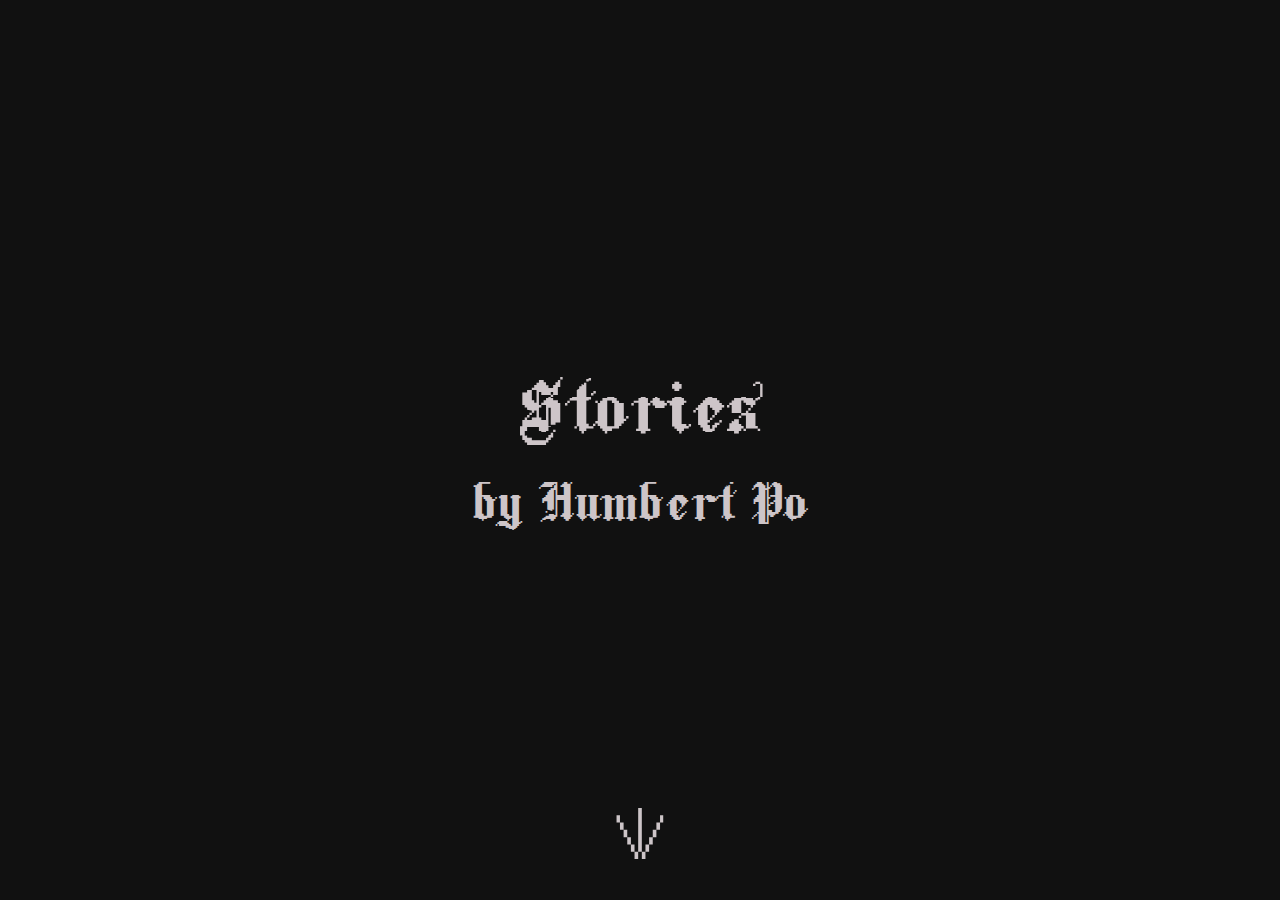
<file: index.html>
<!DOCTYPE html>
<html lang="en">
    <head>
        <meta name="robots" content="noindex, nofollow">
        <meta charset="utf-8">
        <meta http-equiv="X-UA-Compatible" content="IE=edge">
        <meta name="viewport" content="width=device-width, initial-scale=1, interactive-widget=resizes-content">
        <meta name="color-scheme" content="light dark">
        <link rel="preload" href="/assets/type/adhesion.woff2" as="font" type="font/woff2" crossorigin>
        <link rel="preload" href="/assets/type/fanwoodtext.woff2" as="font" type="font/woff2" crossorigin>
        <link rel="preload" href="/assets/type/fanwoodtext_italic.woff2" as="font" type="font/woff2" crossorigin>
        <link rel="stylesheet" href="/assets/css/style.min.css">
        <link rel="icon" sizes="32x32" href="/favicon.ico" type="image/x-icon">
        <link rel="icon" sizes="any" href="/favicon.svg" type="image/svg+xml">
        <title>Stories - Humbert Po</title>
        <meta name="description" content="">
    </head>
    <body class="index">
        <a href="#main-content" class="skip-link">Skip to content</a>
        <div class="acme-all-purpose-slide-container">
            <div class="slide">
                <div class="slide-inner center">
                    <h1>
                        Stories
                    </h1>
                    <span class="subtitle block">
                        by Humbert Po
                    </span>
                    <svg class="arrow-down" aria-hidden="true" viewBox="0 0 3.9 4.2" fill="currentColor">
                        <path d="M1.8 4.2v-.6h-.3v.6zm.6-.6h-.3v.6h.3zm-.9 0V3h-.3v.6zm.6 0V0h-.3v3.6zm.6-.6h-.3v.6h.3zM1.2 3v-.6H.9V3zM3 2.4h-.3V3H3zm-2.1 0v-.6H.6v.6zm2.4-.6H3v.6h.3zm-2.7 0v-.6H.3v.6zm3-.6h-.3v.6h.3zm-3.3 0V.6H0v.6zM3.9.6h-.3v.6h.3z"/>
                    </svg>
                </div>
            </div>
            <main id="main-content" class="stack" tabindex="-1">
                <ul class="slides">
                    <li class="slide link" style="background: url('/assets/covers/the_castle.webp') center/cover;">
                        <a href="/the_castle.html">
                        <h2>The Castle</h2>
                        </a>
                    </li>
                    <li class="slide link" style="background: url('/assets/covers/the_tale_of_the_eye.webp') center/cover;">
                        <a href="/the_tale_of_the_eye.html">
                        <h2>The Tale of the Eye</h2>
                        </a>
                    </li>
                    <li class="slide link" style="background: url('/assets/covers/the_cutting_jar.webp') center/cover;">
                        <a href="/the_cutting_jar.html">
                        <h2>The Cutting Jar</h2>
                        </a>
                    </li>
                    <li class="slide">
                        <svg class="arrow-up" aria-hidden="true" viewBox="0 0 3.9 4.2" fill="currentColor">
                            <path d="M1.8 0v.6h-.3V0zm.6.6h-.3V0h.3zm-.9 0v.6h-.3V.6zm.6 0v3.6h-.3V.6zm.6.6h-.3V.6h.3zm-1.5 0v.6H.9v-.6zm1.8.6h-.3v-.6H3zm-2.1 0v.6H.6v-.6zm2.4.6H3v-.6h.3zm-2.7 0V3H.3v-.6zm3 .6h-.3v-.6h.3zM.3 3v.6H0V3zm3.6.6h-.3V3h.3z"/>
                        </svg>
                        <div class="slide-inner">
                            <div class="with-links">
                                <div class="title">
                                    <h2>
                                        About
                                    </h2>
                                    <p>
                                        Humbert Po is the author of the novels <span class="italic">The Cutting Jar</span> and <span class="italic">The Day After Yesterday</span>. He lives in Malmö, Sweden.
                                    </p>
                                </div>
                                <div>
                                    <ul class="socials">
                                        <li class="icon">
                                            <a href="/" aria-label="Link to website">
                                                <svg aria-hidden="true" viewBox="0 0 25 22">
                                                    <g fill="none" stroke="currentColor" stroke-width="2.5">
                                                        <path d="M13.98 3.72 15.2 2.5a5.17 5.17 0 1 1 7.32 7.32l-3.85 3.85a5.17 5.17 0 0 1-8.84-3.8"/>
                                                        <path d="M11.01 17.78 9.79 19a5.17 5.17 0 1 1-7.32-7.32l3.85-3.85a5.17 5.17 0 0 1 8.84 3.8"/>
                                                    </g>
                                                </svg>
                                            </a>
                                        </li>
                                        <li class="icon">
                                            <a href="/" aria-label="Link to Substack profile">
                                                <svg aria-hidden="true" viewBox="0 0 16 16">
                                                    <path fill="currentColor" d="M15 3.6H1v1.9h14zM1 7.2V16l7-3.93L15 16V7.2zM15 0H1v1.89h14z"/>
                                                </svg>
                                            </a>
                                        </li>
                                    </ul>
                                </div>
                            </div>
                            <hr aria-hidden="true">
                            <p>
                                This microsite was hand coded. Type is Adhesion by Basement Type and Fanwood Text by League of Moveable Type. Design by Weird Bubba Studio.
                            </p>
                        </div>
                    </li>   
                </ul>
            </main>
        </div>
    </body>
</html>
</file>
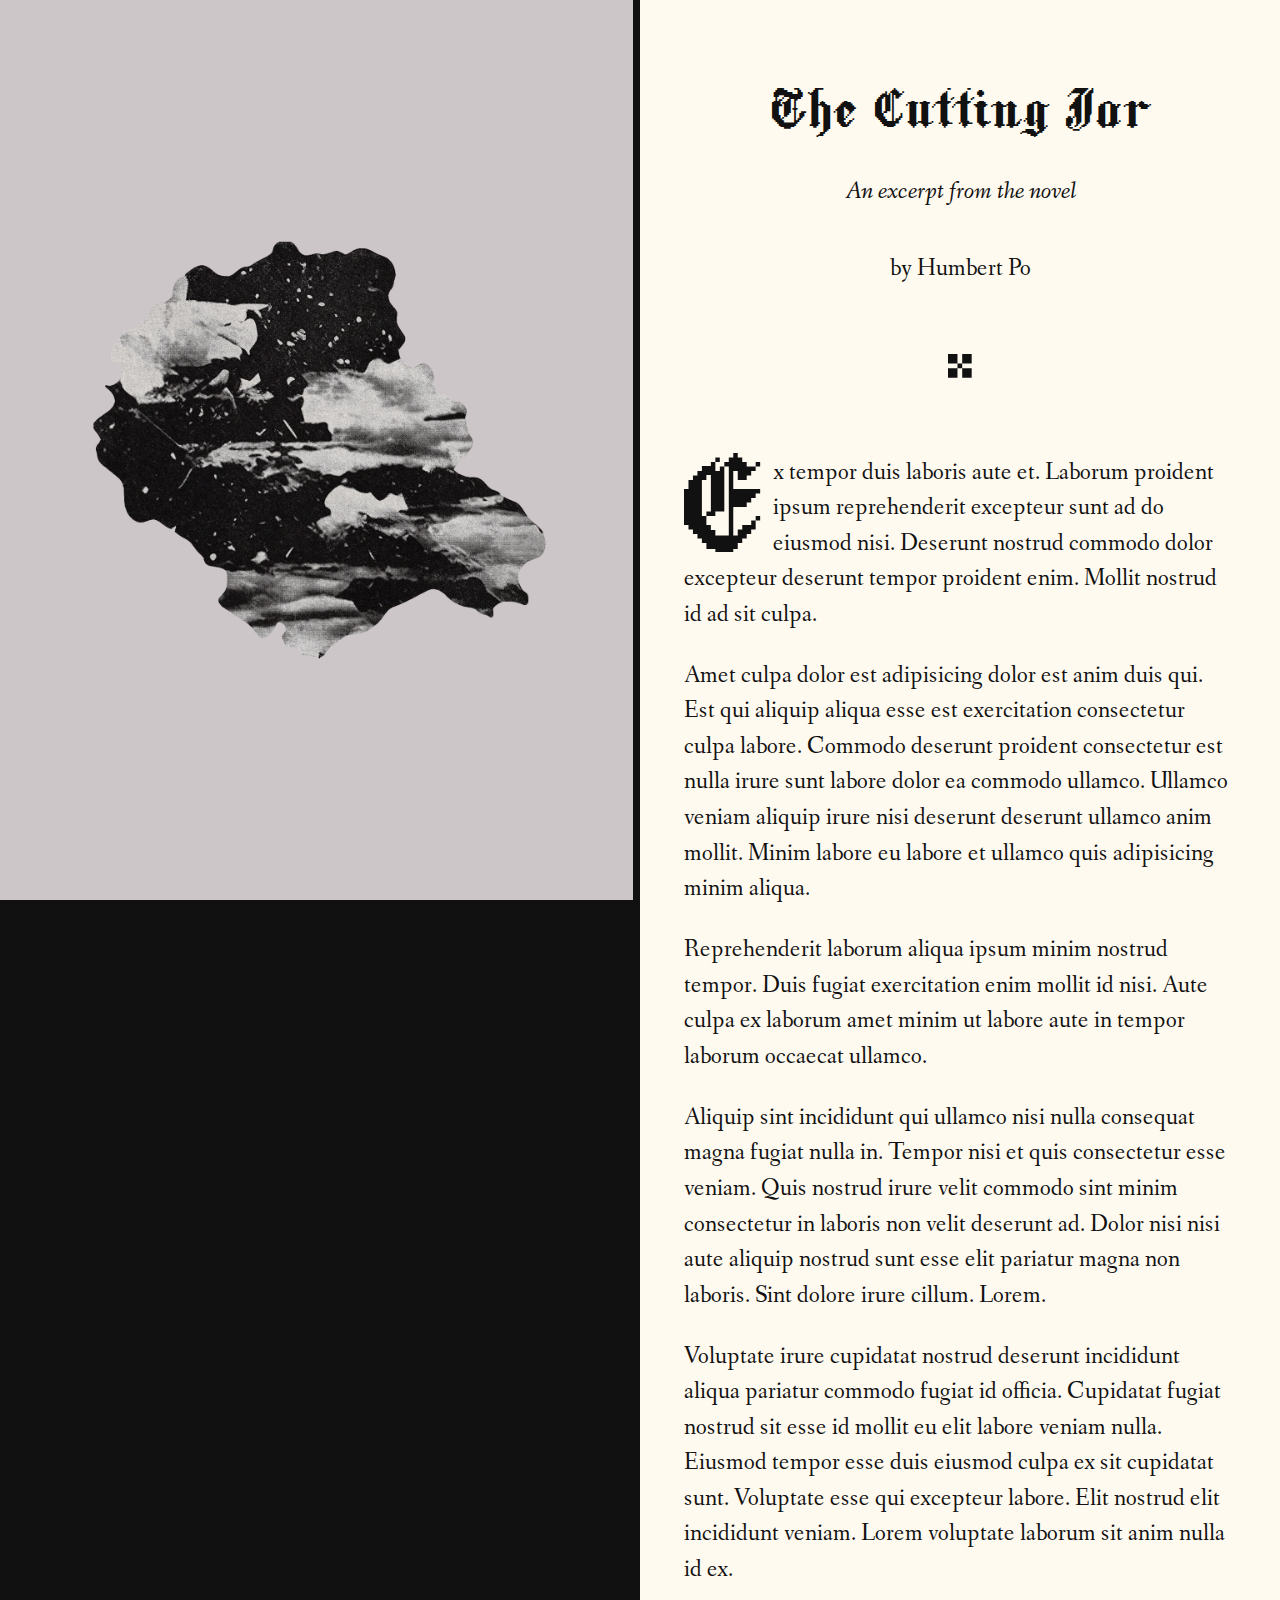
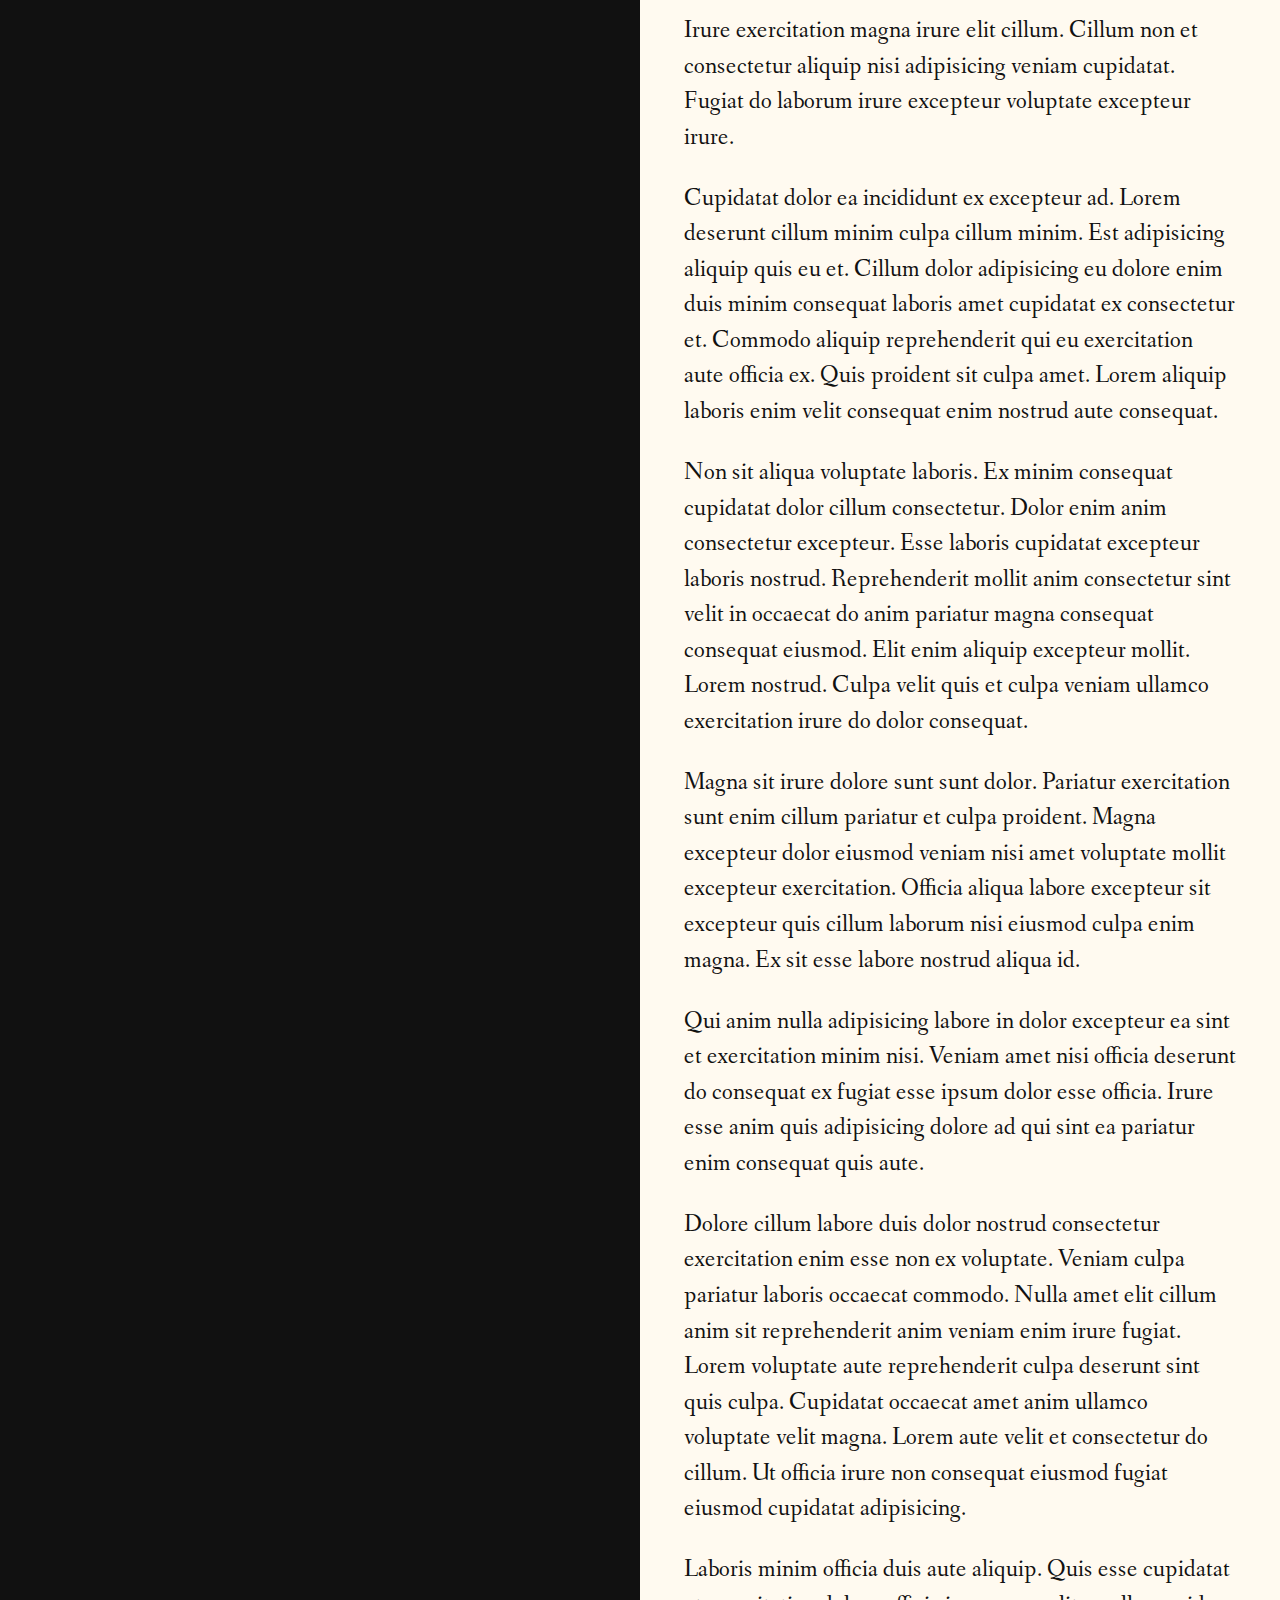
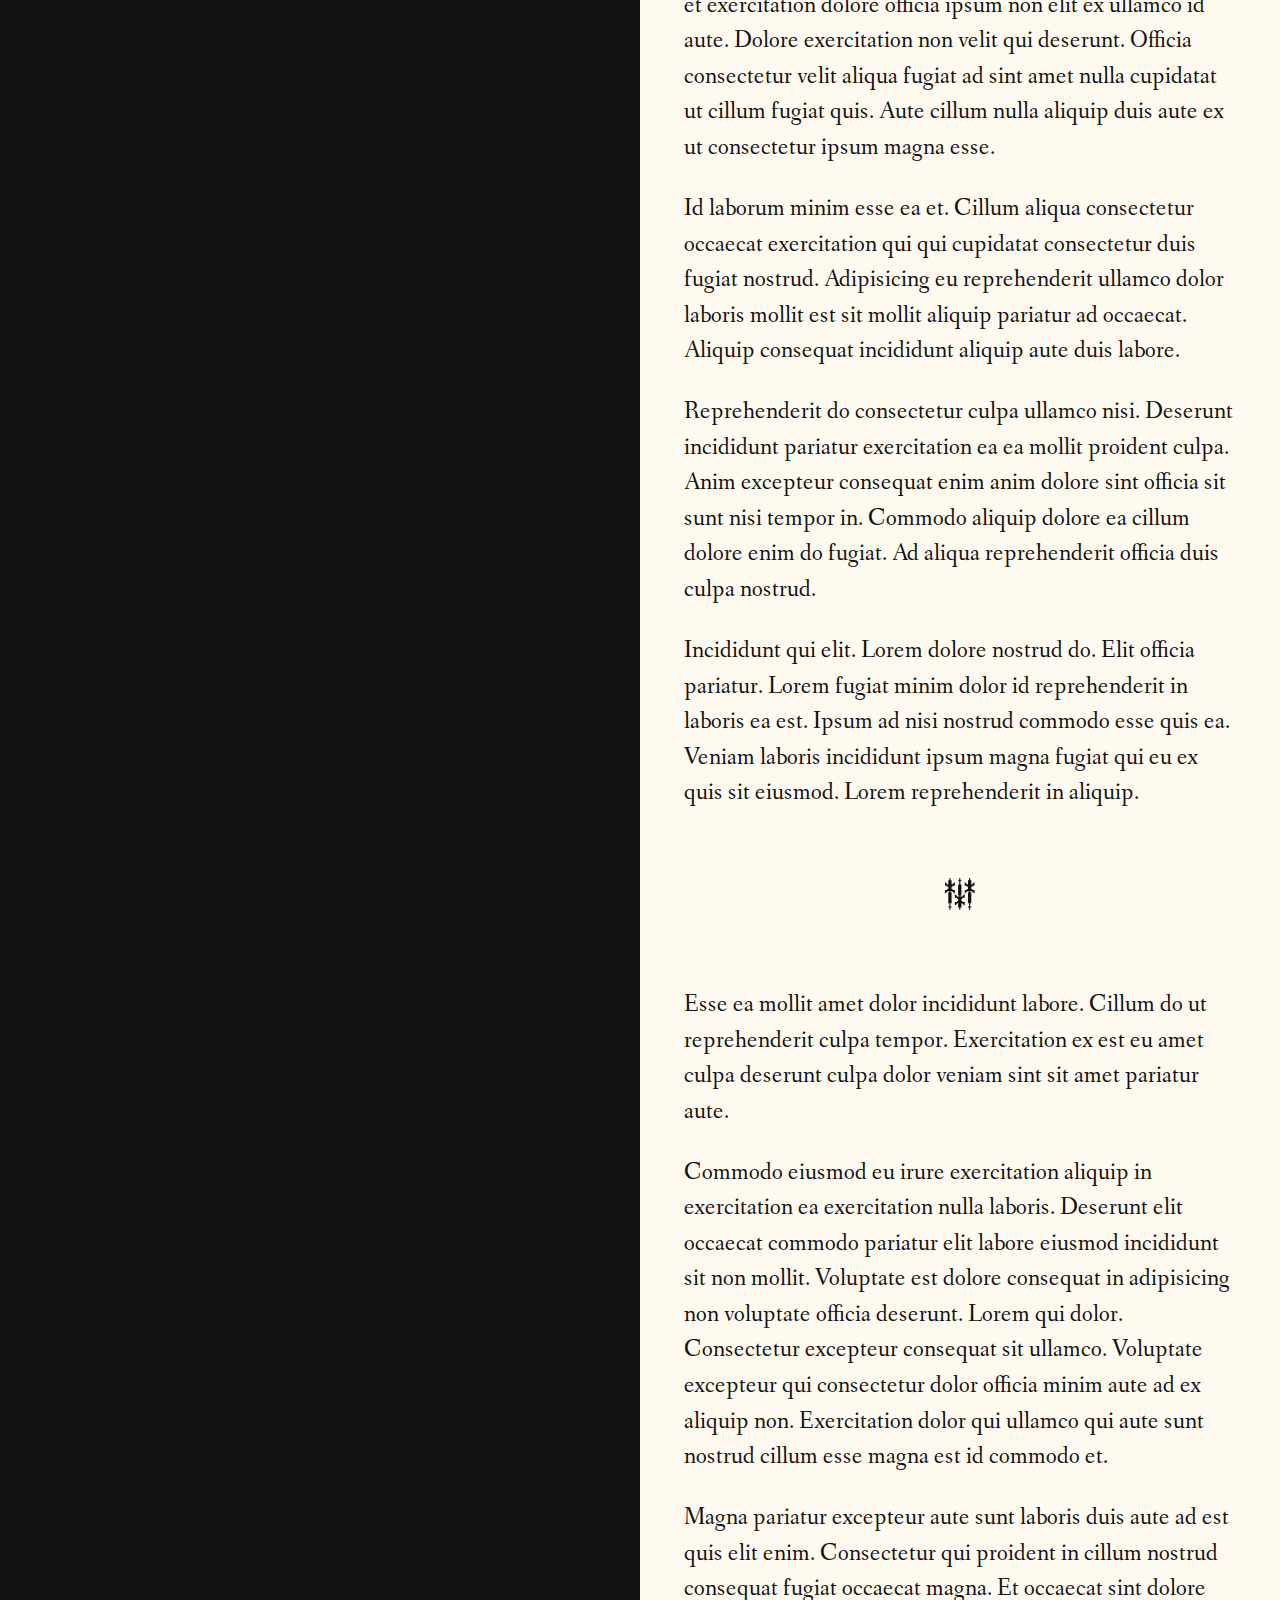
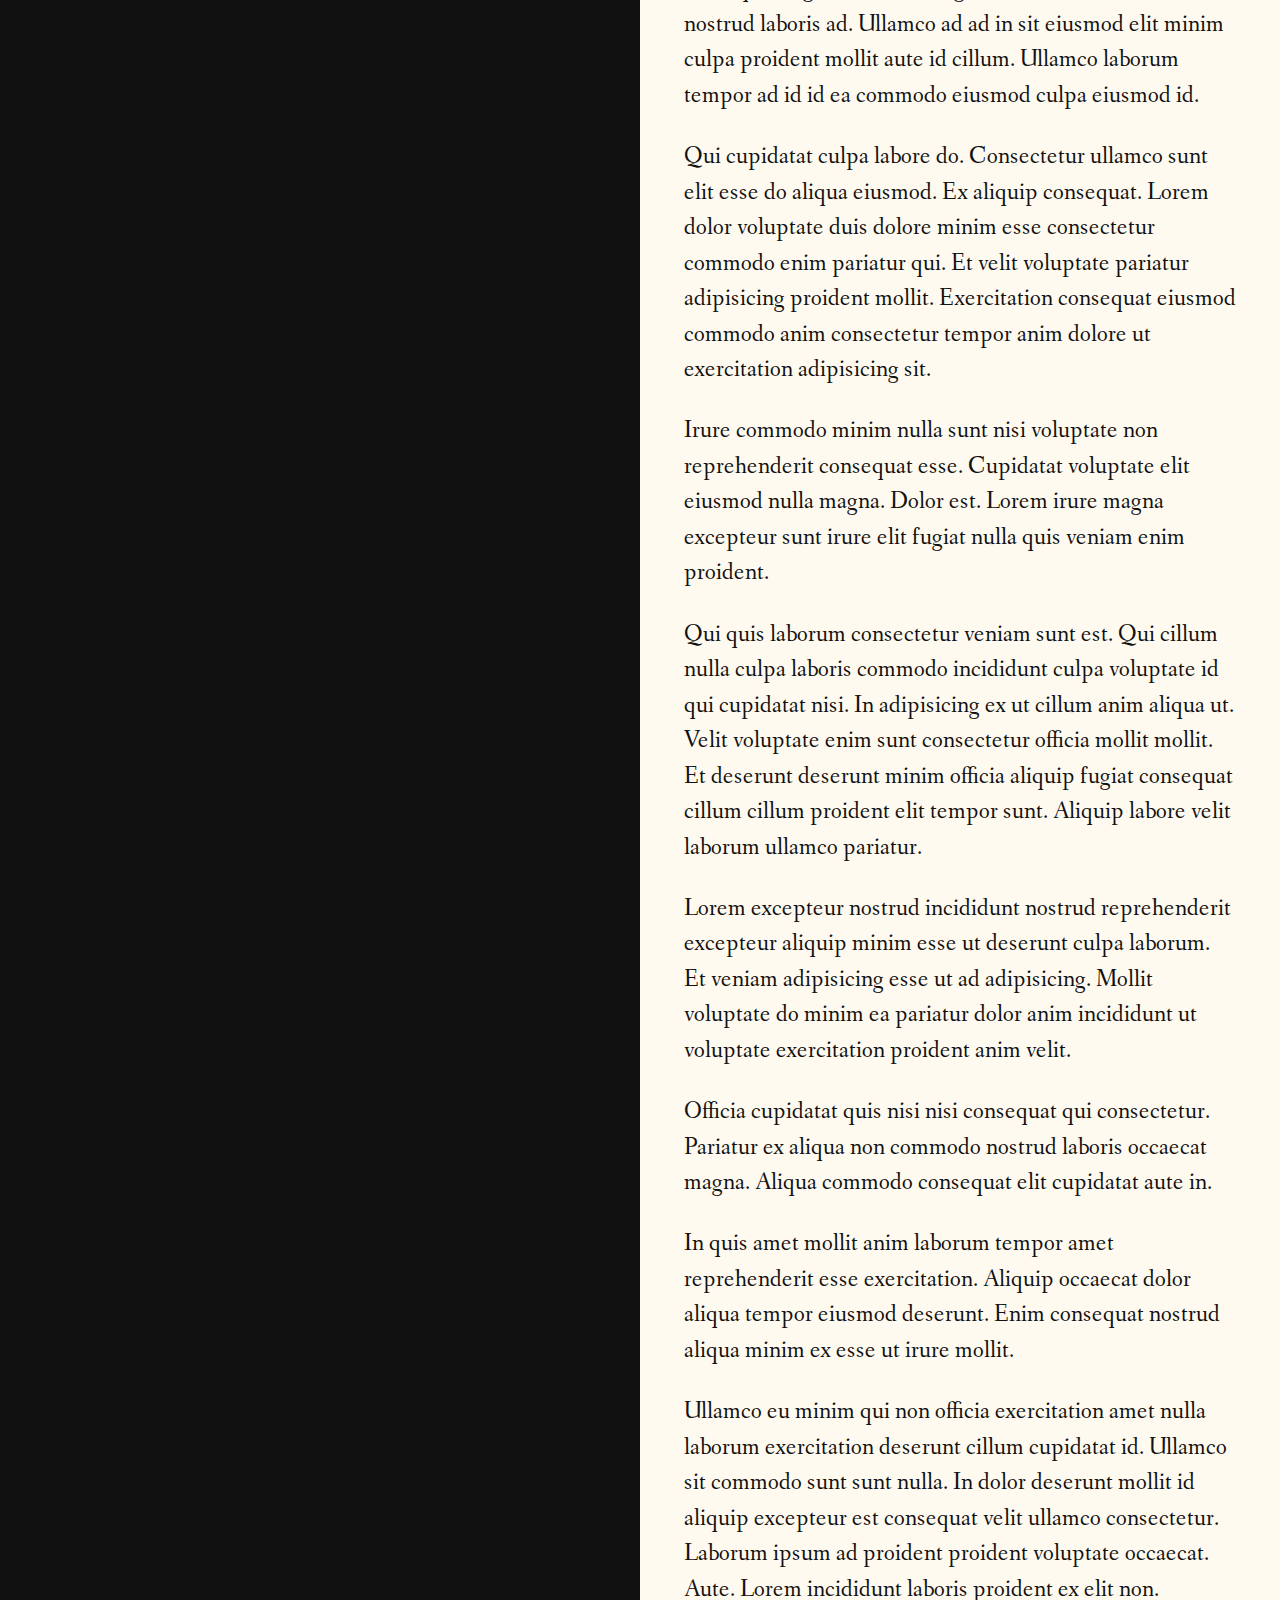
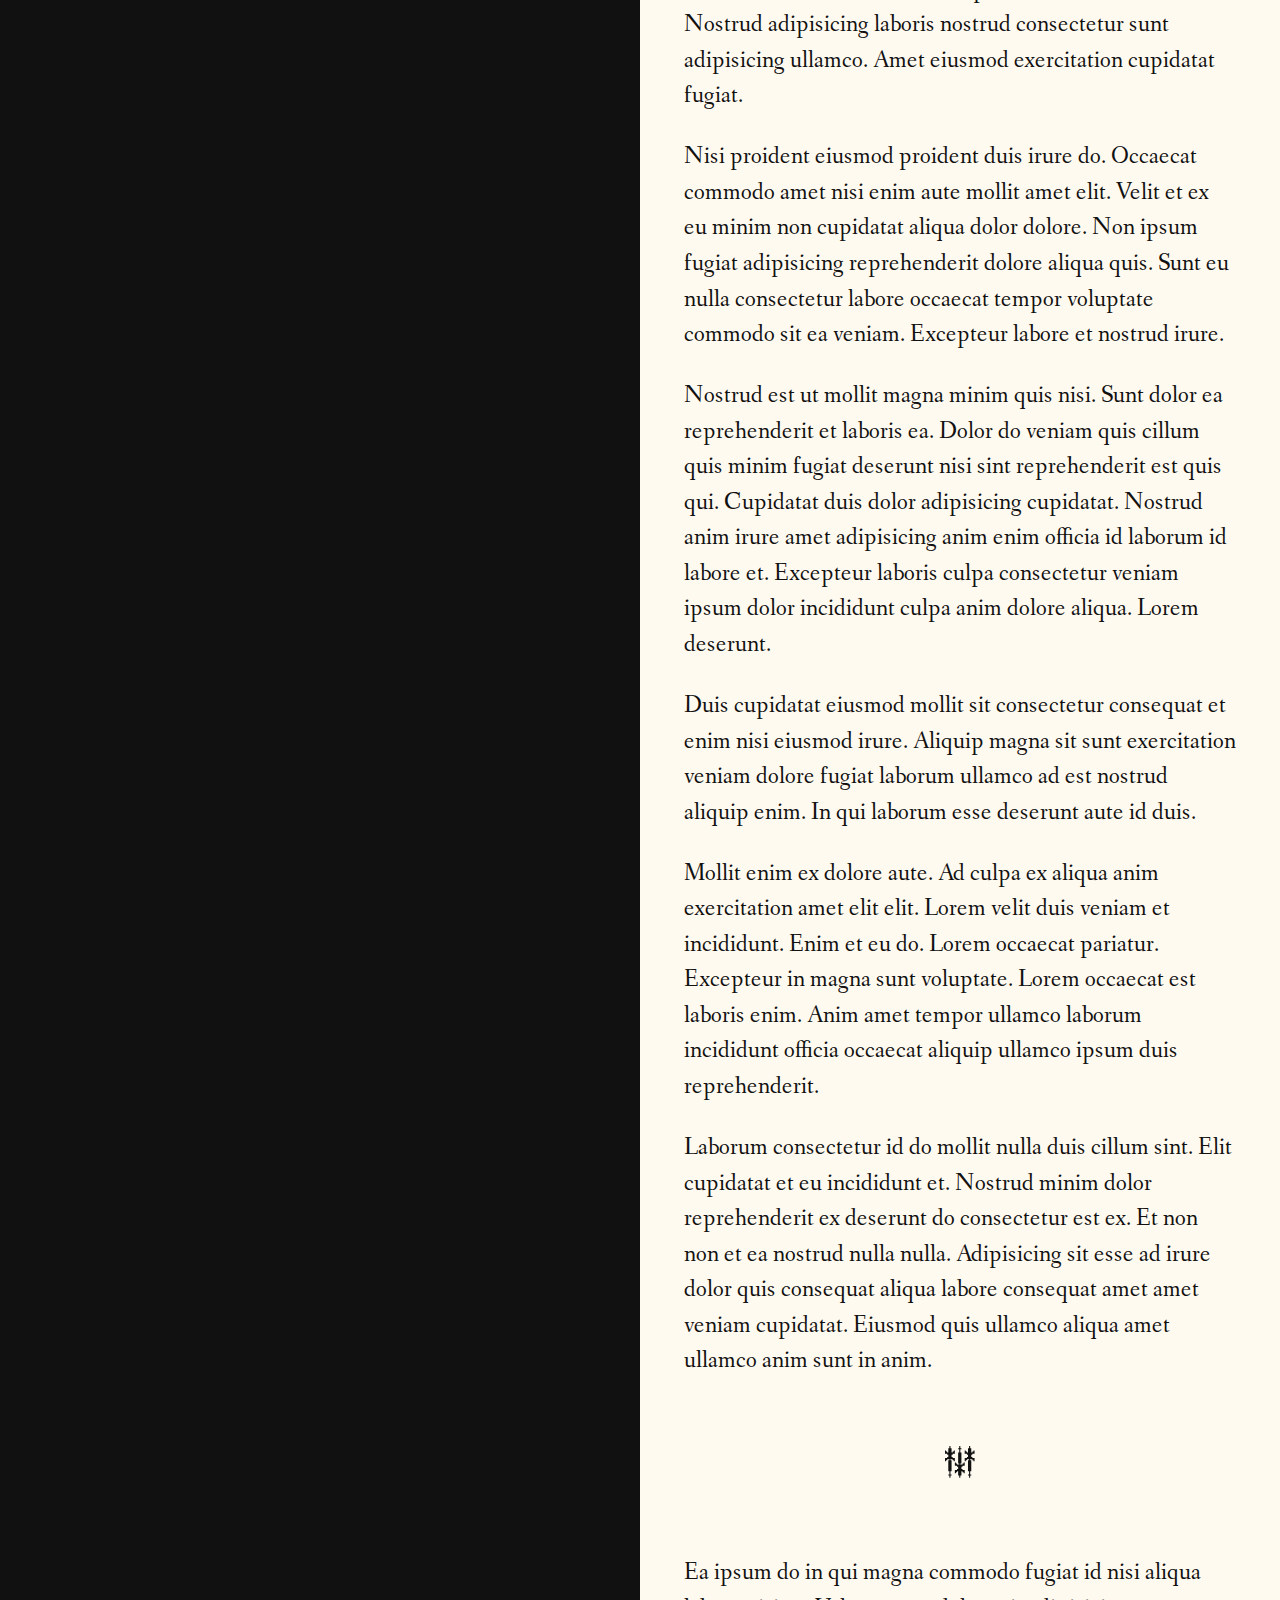
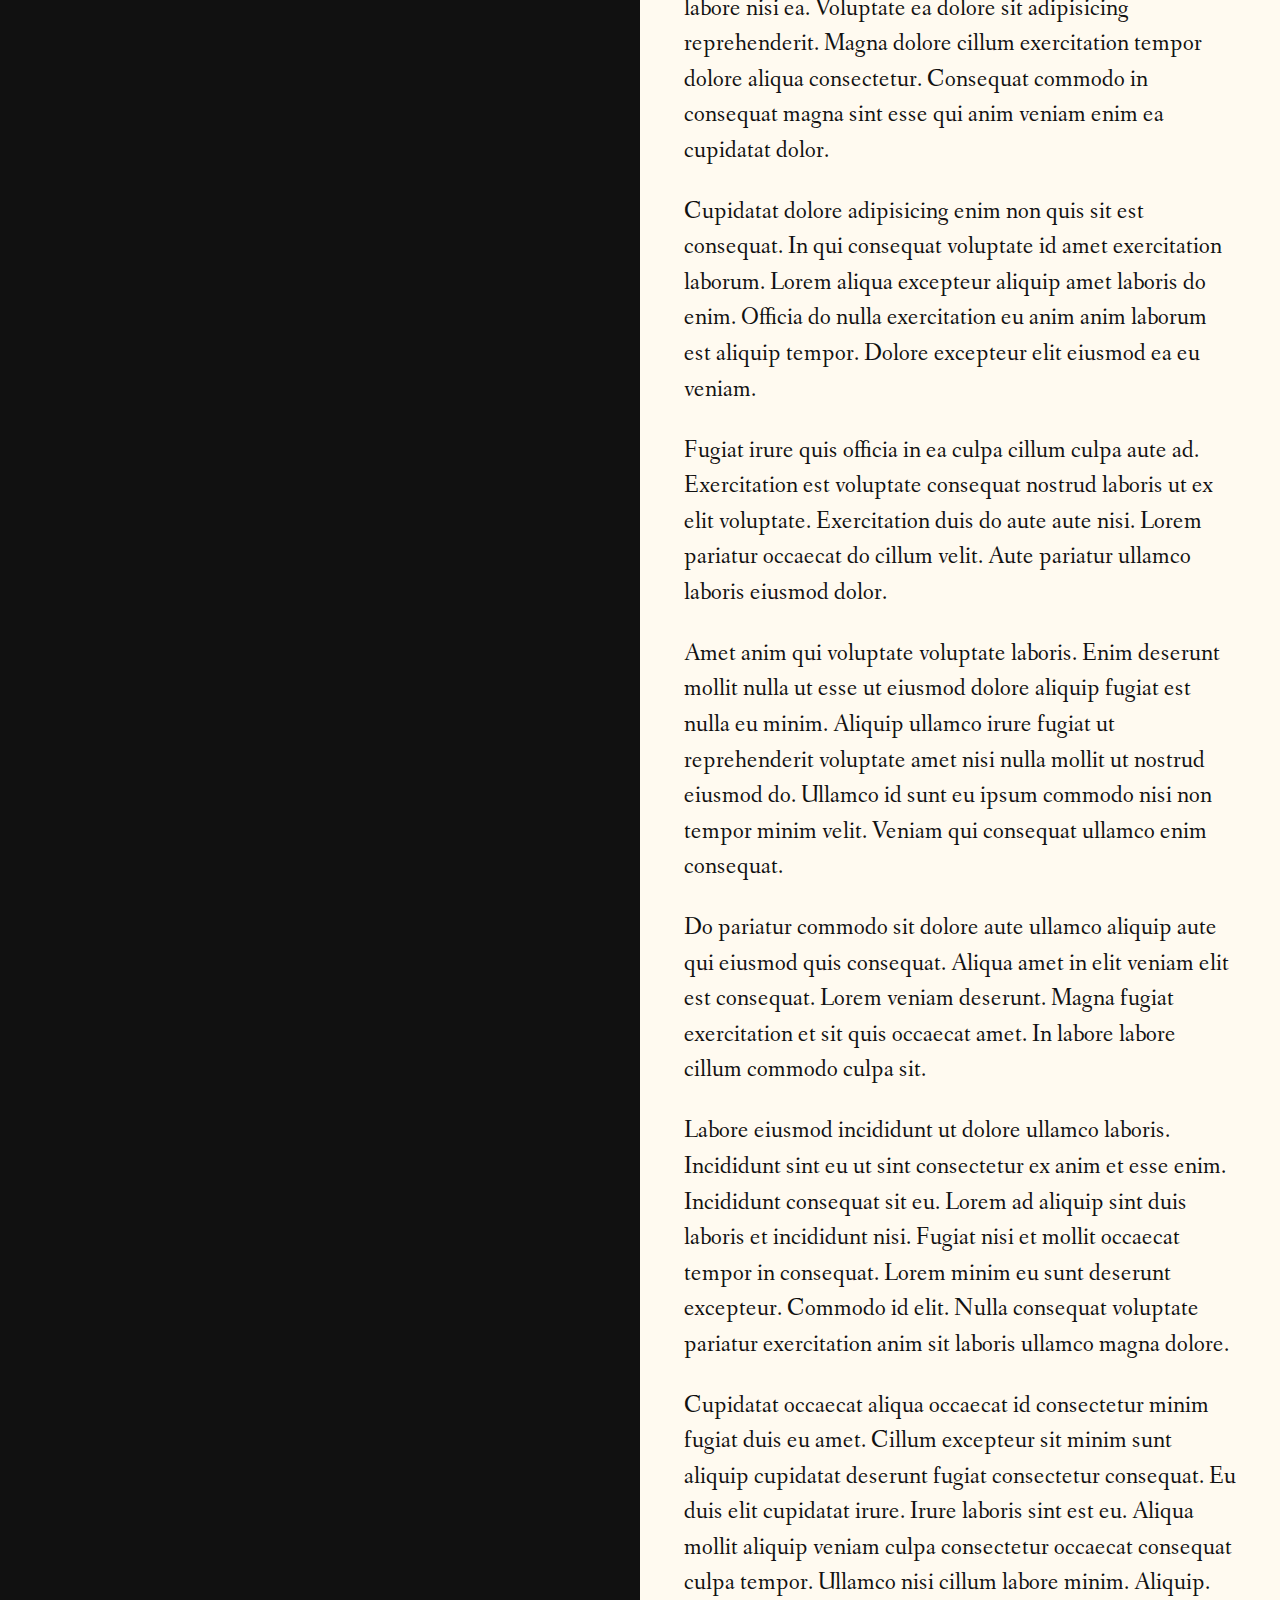
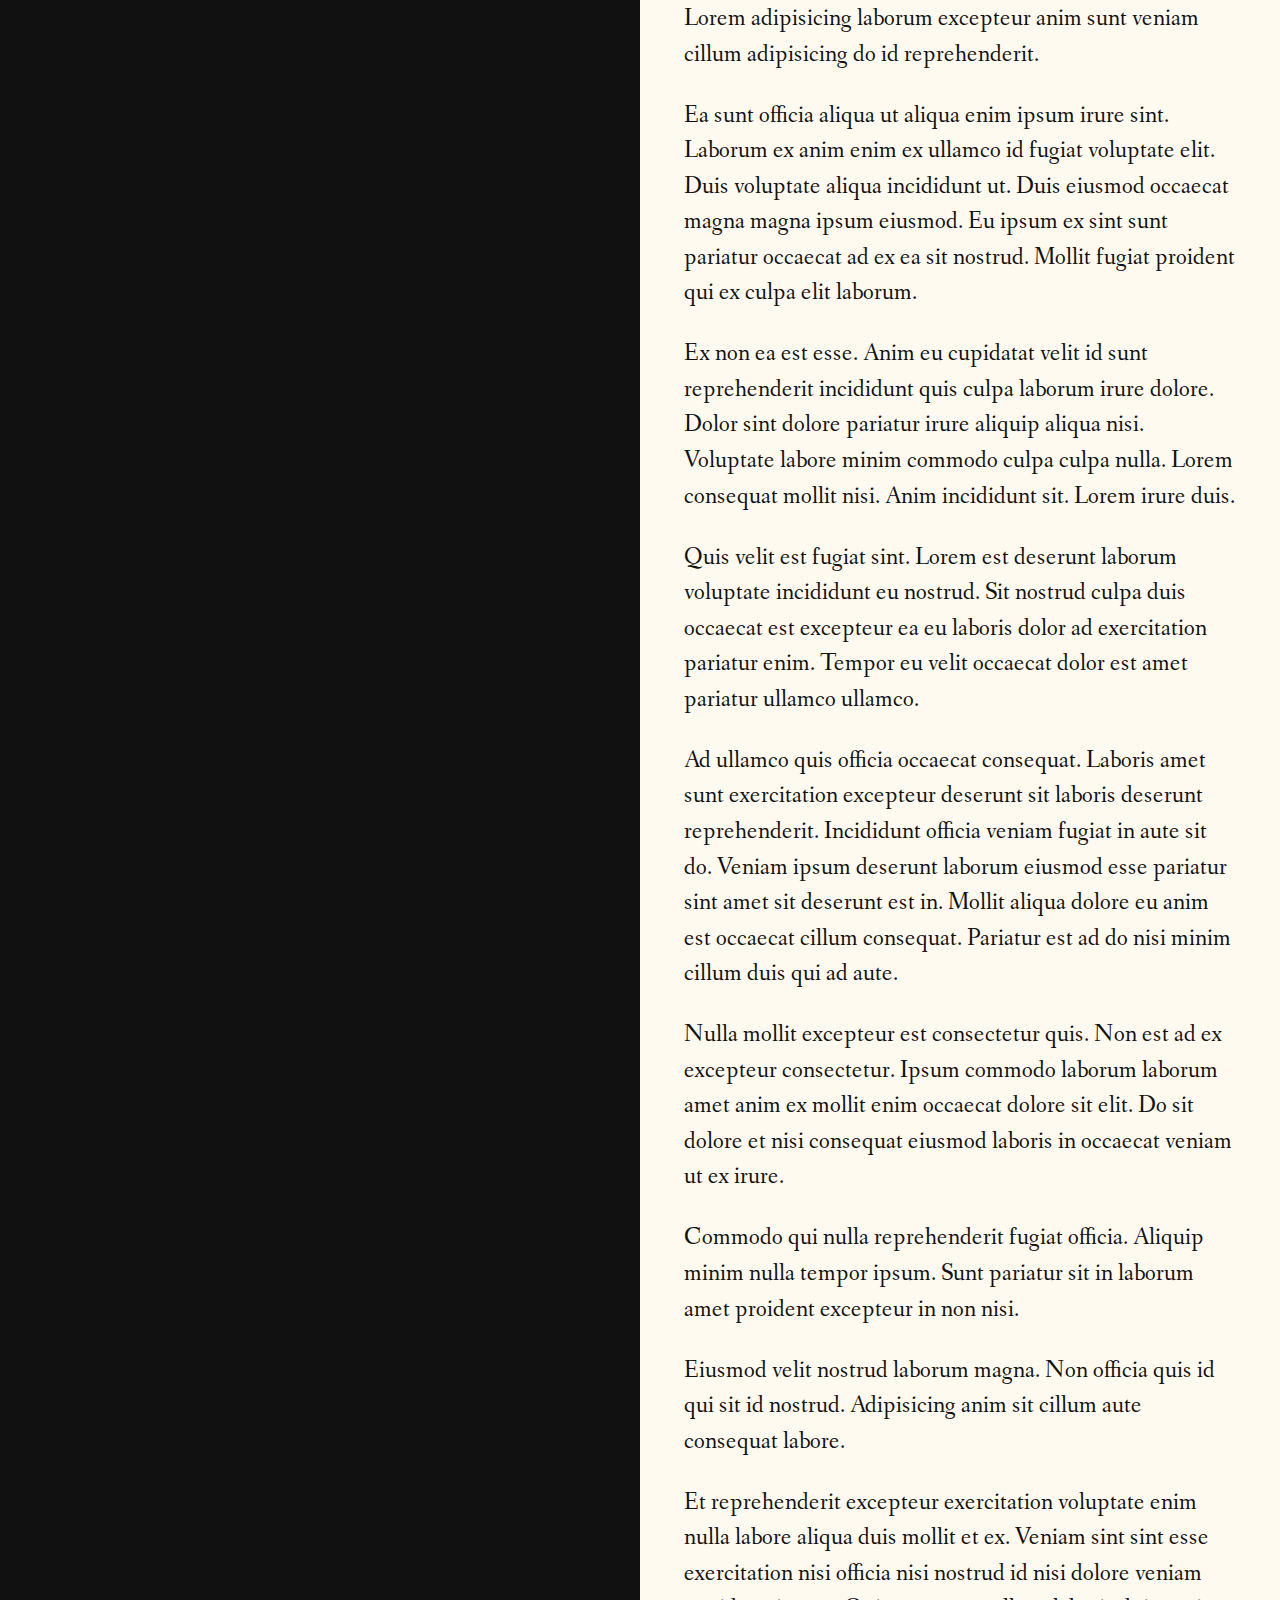
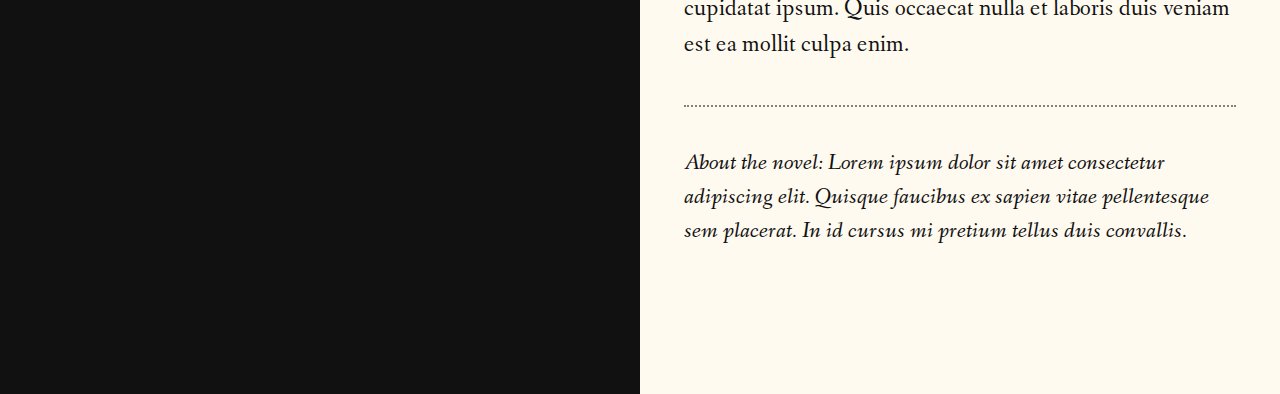
<file: the_cutting_jar.html>
<!DOCTYPE html>
<html lang="en">
    <head>
        <meta name="robots" content="noindex, nofollow">
        <meta charset="utf-8">
        <meta http-equiv="X-UA-Compatible" content="IE=edge">
        <meta name="viewport" content="width=device-width, initial-scale=1, interactive-widget=resizes-content">
        <meta name="color-scheme" content="light dark">
        <link rel="preload" href="/assets/covers/the_cutting_jar.webp" as="image" type="image/webp">
        <link rel="preload" href="/assets/type/adhesion.woff2" as="font" type="font/woff2" crossorigin>
        <link rel="preload" href="/assets/type/fanwoodtext.woff2" as="font" type="font/woff2" crossorigin>
        <link rel="preload" href="/assets/type/fanwoodtext_italic.woff2" as="font" type="font/woff2" crossorigin>
        <link rel="stylesheet" href="/assets/css/style.min.css">
        <link rel="icon" sizes="32x32" href="/favicon.ico" type="image/x-icon">
        <link rel="icon" sizes="any" href="/favicon.svg" type="image/svg+xml">
        <title>The Cutting Jar - Humbert Po</title> 
        <meta name="description" content="">
    </head>
    <body>
        <main>
            <div class="left" style="background: url('/assets/covers/the_cutting_jar.webp') no-repeat 50% center/cover;">            
            </div>
            <div class="right">
                <div class="words">
                    <div class="words-inner">
                        <div class="title center">
                            <h1>The Cutting Jar</h1>
                            <p class="italic">An excerpt from the novel</p>
                            <p>by Humbert Po</p>
                        </div>
                        <div class="center">
                            <svg class="connector" viewBox="0 0 3 3" fill="currentColor"><path d="M1.2 0v1.2H0V0zM0 3V1.8h1.2V3zm1.2-1.2v-.6h.6v.6zM1.8 3V1.8H3V3zm0-1.8V0H3v1.2z"/></svg>
                        </div>
                        <div>
                            <p class="dropcap">
                                Ex tempor duis laboris aute et. Laborum proident ipsum reprehenderit excepteur sunt ad do eiusmod nisi. Deserunt nostrud commodo dolor excepteur deserunt tempor proident enim. Mollit nostrud id ad sit culpa.
                            </p>
                            <p>
                                Amet culpa dolor est adipisicing dolor est anim duis qui. Est qui aliquip aliqua esse est exercitation consectetur culpa labore. Commodo deserunt proident consectetur est nulla irure sunt labore dolor ea commodo ullamco. Ullamco veniam aliquip irure nisi deserunt deserunt ullamco anim mollit. Minim labore eu labore et ullamco quis adipisicing minim aliqua.
                            </p>
                            <p>
                                Reprehenderit laborum aliqua ipsum minim nostrud tempor. Duis fugiat exercitation enim mollit id nisi. Aute culpa ex laborum amet minim ut labore aute in tempor laborum occaecat ullamco.
                            </p>
                            <p>
                                Aliquip sint incididunt qui ullamco nisi nulla consequat magna fugiat nulla in. Tempor nisi et quis consectetur esse veniam. Quis nostrud irure velit commodo sint minim consectetur in laboris non velit deserunt ad. Dolor nisi nisi aute aliquip nostrud sunt esse elit pariatur magna non laboris. Sint dolore irure cillum. Lorem.
                            </p>
                            <p>
                                Voluptate irure cupidatat nostrud deserunt incididunt aliqua pariatur commodo fugiat id officia. Cupidatat fugiat nostrud sit esse id mollit eu elit labore veniam nulla. Eiusmod tempor esse duis eiusmod culpa ex sit cupidatat sunt. Voluptate esse qui excepteur labore. Elit nostrud elit incididunt veniam. Lorem voluptate laborum sit anim nulla id ex.
                            </p>
                            <p>
                                Irure exercitation magna irure elit cillum. Cillum non et consectetur aliquip nisi adipisicing veniam cupidatat. Fugiat do laborum irure excepteur voluptate excepteur irure.
                            </p>
                            <p>
                                Cupidatat dolor ea incididunt ex excepteur ad. Lorem deserunt cillum minim culpa cillum minim. Est adipisicing aliquip quis eu et. Cillum dolor adipisicing eu dolore enim duis minim consequat laboris amet cupidatat ex consectetur et. Commodo aliquip reprehenderit qui eu exercitation aute officia ex. Quis proident sit culpa amet. Lorem aliquip laboris enim velit consequat enim nostrud aute consequat.
                            </p>
                            <p>
                                Non sit aliqua voluptate laboris. Ex minim consequat cupidatat dolor cillum consectetur. Dolor enim anim consectetur excepteur. Esse laboris cupidatat excepteur laboris nostrud. Reprehenderit mollit anim consectetur sint velit in occaecat do anim pariatur magna consequat consequat eiusmod. Elit enim aliquip excepteur mollit. Lorem nostrud. Culpa velit quis et culpa veniam ullamco exercitation irure do dolor consequat.
                            </p>
                            <p>
                                Magna sit irure dolore sunt sunt dolor. Pariatur exercitation sunt enim cillum pariatur et culpa proident. Magna excepteur dolor eiusmod veniam nisi amet voluptate mollit excepteur exercitation. Officia aliqua labore excepteur sit excepteur quis cillum laborum nisi eiusmod culpa enim magna. Ex sit esse labore nostrud aliqua id.
                            </p>
                            <p>
                                Qui anim nulla adipisicing labore in dolor excepteur ea sint et exercitation minim nisi. Veniam amet nisi officia deserunt do consequat ex fugiat esse ipsum dolor esse officia. Irure esse anim quis adipisicing dolore ad qui sint ea pariatur enim consequat quis aute.
                            </p>
                            <p>
                                Dolore cillum labore duis dolor nostrud consectetur exercitation enim esse non ex voluptate. Veniam culpa pariatur laboris occaecat commodo. Nulla amet elit cillum anim sit reprehenderit anim veniam enim irure fugiat. Lorem voluptate aute reprehenderit culpa deserunt sint quis culpa. Cupidatat occaecat amet anim ullamco voluptate velit magna. Lorem aute velit et consectetur do cillum. Ut officia irure non consequat eiusmod fugiat eiusmod cupidatat adipisicing.
                            </p>
                            <p>
                                Laboris minim officia duis aute aliquip. Quis esse cupidatat et exercitation dolore officia ipsum non elit ex ullamco id aute. Dolore exercitation non velit qui deserunt. Officia consectetur velit aliqua fugiat ad sint amet nulla cupidatat ut cillum fugiat quis. Aute cillum nulla aliquip duis aute ex ut consectetur ipsum magna esse.
                            </p>
                            <p>
                                Id laborum minim esse ea et. Cillum aliqua consectetur occaecat exercitation qui qui cupidatat consectetur duis fugiat nostrud. Adipisicing eu reprehenderit ullamco dolor laboris mollit est sit mollit aliquip pariatur ad occaecat. Aliquip consequat incididunt aliquip aute duis labore.
                            </p>
                            <p>
                                Reprehenderit do consectetur culpa ullamco nisi. Deserunt incididunt pariatur exercitation ea ea mollit proident culpa. Anim excepteur consequat enim anim dolore sint officia sit sunt nisi tempor in. Commodo aliquip dolore ea cillum dolore enim do fugiat. Ad aliqua reprehenderit officia duis culpa nostrud.
                            </p>
                            <p>
                                Incididunt qui elit. Lorem dolore nostrud do. Elit officia pariatur. Lorem fugiat minim dolor id reprehenderit in laboris ea est. Ipsum ad nisi nostrud commodo esse quis ea. Veniam laboris incididunt ipsum magna fugiat qui eu ex quis sit eiusmod. Lorem reprehenderit in aliquip.
                            </p>
                            <div class="divider">
                                <svg viewBox="0 0 23.3 25" fill="currentColor"><path d="M1.72 8.62v.86H0v2.59h.86v-.86h.86v-.87h1.73v.87h-.86v8.62h.86v2.58h-.86v.87h.86V25h.86v-1.72h.86v-.87h-.86v-2.58h.86V11.2h-.86v-.86h1.72v.86h.87v.86h.86V9.48H6.03v-.86h-.86V6.9h.86v-.87h1.73V3.45H6.9v.86h-.87v.86h-.86V1.72h-.86V0h-.86v1.72h-.86v3.45h-.87v-.86H.86v-.86H0v2.58h1.72v.87h.87v1.72zm8.63 9.48h-.87v.87H7.76v2.58h.86v-.86h.86v-.86h.87v3.45h.86V25h.86v-1.72h.86v-3.45h.86v.86h.87v.86h.86v-2.58h-1.73v-.87h-.86v-1.72h.86v-.86h1.73v-2.59h-.86v.86h-.87v.87h-1.72v-.87h.86V5.17h-.86V2.6h.86v-.87h-.86V0h-.86v1.72h-.87v.87h.87v2.58h-.87v8.62h.87v.87H9.48v-.87h-.86v-.86h-.86v2.59h1.72v.86h.87zm6.9-9.48v.86h-1.73v2.59h.86v-.86h.86v-.86h1.73v.86h-.87v8.62h.87v2.58h-.87v.87h.87V25h.86v-1.72h.86v-.87h-.86v-2.58h.86V11.2h-.86v-.86h1.72v.86h.86v.86h.87V9.48h-1.73v-.86h-.86V6.9h.86v-.87h1.73V3.45h-.87v.86h-.86v.86h-.86V1.72h-.86V0h-.86v1.72h-.87v3.45h-.86v-.86h-.86v-.86h-.86v2.58h1.72v.87h.86v1.72z"/></svg>
                            </div>
                            <p>
                                Esse ea mollit amet dolor incididunt labore. Cillum do ut reprehenderit culpa tempor. Exercitation ex est eu amet culpa deserunt culpa dolor veniam sint sit amet pariatur aute.
                            </p>
                            <p>
                                Commodo eiusmod eu irure exercitation aliquip in exercitation ea exercitation nulla laboris. Deserunt elit occaecat commodo pariatur elit labore eiusmod incididunt sit non mollit. Voluptate est dolore consequat in adipisicing non voluptate officia deserunt. Lorem qui dolor. Consectetur excepteur consequat sit ullamco. Voluptate excepteur qui consectetur dolor officia minim aute ad ex aliquip non. Exercitation dolor qui ullamco qui aute sunt nostrud cillum esse magna est id commodo et.
                            </p>
                            <p>
                                Magna pariatur excepteur aute sunt laboris duis aute ad est quis elit enim. Consectetur qui proident in cillum nostrud consequat fugiat occaecat magna. Et occaecat sint dolore nostrud laboris ad. Ullamco ad ad in sit eiusmod elit minim culpa proident mollit aute id cillum. Ullamco laborum tempor ad id id ea commodo eiusmod culpa eiusmod id.
                            </p>
                            <p>
                                Qui cupidatat culpa labore do. Consectetur ullamco sunt elit esse do aliqua eiusmod. Ex aliquip consequat. Lorem dolor voluptate duis dolore minim esse consectetur commodo enim pariatur qui. Et velit voluptate pariatur adipisicing proident mollit. Exercitation consequat eiusmod commodo anim consectetur tempor anim dolore ut exercitation adipisicing sit.
                            </p>
                            <p>
                                Irure commodo minim nulla sunt nisi voluptate non reprehenderit consequat esse. Cupidatat voluptate elit eiusmod nulla magna. Dolor est. Lorem irure magna excepteur sunt irure elit fugiat nulla quis veniam enim proident.
                            </p>
                            <p>
                                Qui quis laborum consectetur veniam sunt est. Qui cillum nulla culpa laboris commodo incididunt culpa voluptate id qui cupidatat nisi. In adipisicing ex ut cillum anim aliqua ut. Velit voluptate enim sunt consectetur officia mollit mollit. Et deserunt deserunt minim officia aliquip fugiat consequat cillum cillum proident elit tempor sunt. Aliquip labore velit laborum ullamco pariatur.
                            </p>
                            <p>
                                Lorem excepteur nostrud incididunt nostrud reprehenderit excepteur aliquip minim esse ut deserunt culpa laborum. Et veniam adipisicing esse ut ad adipisicing. Mollit voluptate do minim ea pariatur dolor anim incididunt ut voluptate exercitation proident anim velit.
                            </p>
                            <p>
                                Officia cupidatat quis nisi nisi consequat qui consectetur. Pariatur ex aliqua non commodo nostrud laboris occaecat magna. Aliqua commodo consequat elit cupidatat aute in.
                            </p>
                            <p>
                                In quis amet mollit anim laborum tempor amet reprehenderit esse exercitation. Aliquip occaecat dolor aliqua tempor eiusmod deserunt. Enim consequat nostrud aliqua minim ex esse ut irure mollit.
                            </p>
                            <p>
                                Ullamco eu minim qui non officia exercitation amet nulla laborum exercitation deserunt cillum cupidatat id. Ullamco sit commodo sunt sunt nulla. In dolor deserunt mollit id aliquip excepteur est consequat velit ullamco consectetur. Laborum ipsum ad proident proident voluptate occaecat. Aute. Lorem incididunt laboris proident ex elit non. Nostrud adipisicing laboris nostrud consectetur sunt adipisicing ullamco. Amet eiusmod exercitation cupidatat fugiat.
                            </p>
                            <p>
                                Nisi proident eiusmod proident duis irure do. Occaecat commodo amet nisi enim aute mollit amet elit. Velit et ex eu minim non cupidatat aliqua dolor dolore. Non ipsum fugiat adipisicing reprehenderit dolore aliqua quis. Sunt eu nulla consectetur labore occaecat tempor voluptate commodo sit ea veniam. Excepteur labore et nostrud irure.
                            </p>
                            <p>
                                Nostrud est ut mollit magna minim quis nisi. Sunt dolor ea reprehenderit et laboris ea. Dolor do veniam quis cillum quis minim fugiat deserunt nisi sint reprehenderit est quis qui. Cupidatat duis dolor adipisicing cupidatat. Nostrud anim irure amet adipisicing anim enim officia id laborum id labore et. Excepteur laboris culpa consectetur veniam ipsum dolor incididunt culpa anim dolore aliqua. Lorem deserunt.
                            </p>
                            <p>
                                Duis cupidatat eiusmod mollit sit consectetur consequat et enim nisi eiusmod irure. Aliquip magna sit sunt exercitation veniam dolore fugiat laborum ullamco ad est nostrud aliquip enim. In qui laborum esse deserunt aute id duis.
                            </p>
                            <p>
                                Mollit enim ex dolore aute. Ad culpa ex aliqua anim exercitation amet elit elit. Lorem velit duis veniam et incididunt. Enim et eu do. Lorem occaecat pariatur. Excepteur in magna sunt voluptate. Lorem occaecat est laboris enim. Anim amet tempor ullamco laborum incididunt officia occaecat aliquip ullamco ipsum duis reprehenderit.
                            </p>
                            <p>
                                Laborum consectetur id do mollit nulla duis cillum sint. Elit cupidatat et eu incididunt et. Nostrud minim dolor reprehenderit ex deserunt do consectetur est ex. Et non non et ea nostrud nulla nulla. Adipisicing sit esse ad irure dolor quis consequat aliqua labore consequat amet amet veniam cupidatat. Eiusmod quis ullamco aliqua amet ullamco anim sunt in anim.
                            </p>
                            <div class="divider">
                                <svg viewBox="0 0 23.3 25" fill="currentColor"><path d="M1.72 8.62v.86H0v2.59h.86v-.86h.86v-.87h1.73v.87h-.86v8.62h.86v2.58h-.86v.87h.86V25h.86v-1.72h.86v-.87h-.86v-2.58h.86V11.2h-.86v-.86h1.72v.86h.87v.86h.86V9.48H6.03v-.86h-.86V6.9h.86v-.87h1.73V3.45H6.9v.86h-.87v.86h-.86V1.72h-.86V0h-.86v1.72h-.86v3.45h-.87v-.86H.86v-.86H0v2.58h1.72v.87h.87v1.72zm8.63 9.48h-.87v.87H7.76v2.58h.86v-.86h.86v-.86h.87v3.45h.86V25h.86v-1.72h.86v-3.45h.86v.86h.87v.86h.86v-2.58h-1.73v-.87h-.86v-1.72h.86v-.86h1.73v-2.59h-.86v.86h-.87v.87h-1.72v-.87h.86V5.17h-.86V2.6h.86v-.87h-.86V0h-.86v1.72h-.87v.87h.87v2.58h-.87v8.62h.87v.87H9.48v-.87h-.86v-.86h-.86v2.59h1.72v.86h.87zm6.9-9.48v.86h-1.73v2.59h.86v-.86h.86v-.86h1.73v.86h-.87v8.62h.87v2.58h-.87v.87h.87V25h.86v-1.72h.86v-.87h-.86v-2.58h.86V11.2h-.86v-.86h1.72v.86h.86v.86h.87V9.48h-1.73v-.86h-.86V6.9h.86v-.87h1.73V3.45h-.87v.86h-.86v.86h-.86V1.72h-.86V0h-.86v1.72h-.87v3.45h-.86v-.86h-.86v-.86h-.86v2.58h1.72v.87h.86v1.72z"/></svg>
                            </div>
                            <p>
                                Ea ipsum do in qui magna commodo fugiat id nisi aliqua labore nisi ea. Voluptate ea dolore sit adipisicing reprehenderit. Magna dolore cillum exercitation tempor dolore aliqua consectetur. Consequat commodo in consequat magna sint esse qui anim veniam enim ea cupidatat dolor.
                            </p>
                            <p>
                                Cupidatat dolore adipisicing enim non quis sit est consequat. In qui consequat voluptate id amet exercitation laborum. Lorem aliqua excepteur aliquip amet laboris do enim. Officia do nulla exercitation eu anim anim laborum est aliquip tempor. Dolore excepteur elit eiusmod ea eu veniam.
                            </p>
                            <p>
                                Fugiat irure quis officia in ea culpa cillum culpa aute ad. Exercitation est voluptate consequat nostrud laboris ut ex elit voluptate. Exercitation duis do aute aute nisi. Lorem pariatur occaecat do cillum velit. Aute pariatur ullamco laboris eiusmod dolor.
                            </p>
                            <p>
                                Amet anim qui voluptate voluptate laboris. Enim deserunt mollit nulla ut esse ut eiusmod dolore aliquip fugiat est nulla eu minim. Aliquip ullamco irure fugiat ut reprehenderit voluptate amet nisi nulla mollit ut nostrud eiusmod do. Ullamco id sunt eu ipsum commodo nisi non tempor minim velit. Veniam qui consequat ullamco enim consequat.
                            </p>
                            <p>
                                Do pariatur commodo sit dolore aute ullamco aliquip aute qui eiusmod quis consequat. Aliqua amet in elit veniam elit est consequat. Lorem veniam deserunt. Magna fugiat exercitation et sit quis occaecat amet. In labore labore cillum commodo culpa sit.
                            </p>
                            <p>
                                Labore eiusmod incididunt ut dolore ullamco laboris. Incididunt sint eu ut sint consectetur ex anim et esse enim. Incididunt consequat sit eu. Lorem ad aliquip sint duis laboris et incididunt nisi. Fugiat nisi et mollit occaecat tempor in consequat. Lorem minim eu sunt deserunt excepteur. Commodo id elit. Nulla consequat voluptate pariatur exercitation anim sit laboris ullamco magna dolore.
                            </p>
                            <p>
                                Cupidatat occaecat aliqua occaecat id consectetur minim fugiat duis eu amet. Cillum excepteur sit minim sunt aliquip cupidatat deserunt fugiat consectetur consequat. Eu duis elit cupidatat irure. Irure laboris sint est eu. Aliqua mollit aliquip veniam culpa consectetur occaecat consequat culpa tempor. Ullamco nisi cillum labore minim. Aliquip. Lorem adipisicing laborum excepteur anim sunt veniam cillum adipisicing do id reprehenderit.
                            </p>
                            <p>
                                Ea sunt officia aliqua ut aliqua enim ipsum irure sint. Laborum ex anim enim ex ullamco id fugiat voluptate elit. Duis voluptate aliqua incididunt ut. Duis eiusmod occaecat magna magna ipsum eiusmod. Eu ipsum ex sint sunt pariatur occaecat ad ex ea sit nostrud. Mollit fugiat proident qui ex culpa elit laborum.
                            </p>
                            <p>
                                Ex non ea est esse. Anim eu cupidatat velit id sunt reprehenderit incididunt quis culpa laborum irure dolore. Dolor sint dolore pariatur irure aliquip aliqua nisi. Voluptate labore minim commodo culpa culpa nulla. Lorem consequat mollit nisi. Anim incididunt sit. Lorem irure duis.
                            </p>
                            <p>
                                Quis velit est fugiat sint. Lorem est deserunt laborum voluptate incididunt eu nostrud. Sit nostrud culpa duis occaecat est excepteur ea eu laboris dolor ad exercitation pariatur enim. Tempor eu velit occaecat dolor est amet pariatur ullamco ullamco.
                            </p>
                            <p>
                                Ad ullamco quis officia occaecat consequat. Laboris amet sunt exercitation excepteur deserunt sit laboris deserunt reprehenderit. Incididunt officia veniam fugiat in aute sit do. Veniam ipsum deserunt laborum eiusmod esse pariatur sint amet sit deserunt est in. Mollit aliqua dolore eu anim est occaecat cillum consequat. Pariatur est ad do nisi minim cillum duis qui ad aute.
                            </p>
                            <p>
                                Nulla mollit excepteur est consectetur quis. Non est ad ex excepteur consectetur. Ipsum commodo laborum laborum amet anim ex mollit enim occaecat dolore sit elit. Do sit dolore et nisi consequat eiusmod laboris in occaecat veniam ut ex irure.
                            </p>
                            <p>
                                Commodo qui nulla reprehenderit fugiat officia. Aliquip minim nulla tempor ipsum. Sunt pariatur sit in laborum amet proident excepteur in non nisi.
                            </p>
                            <p>
                                Eiusmod velit nostrud laborum magna. Non officia quis id qui sit id nostrud. Adipisicing anim sit cillum aute consequat labore.
                            </p>
                            <p>
                                Et reprehenderit excepteur exercitation voluptate enim nulla labore aliqua duis mollit et ex. Veniam sint sint esse exercitation nisi officia nisi nostrud id nisi dolore veniam cupidatat ipsum. Quis occaecat nulla et laboris duis veniam est ea mollit culpa enim.
                            </p>
                            <hr>
                            <p class="small">
                                About the novel: Lorem ipsum dolor sit amet consectetur adipiscing elit. Quisque faucibus ex sapien vitae pellentesque sem placerat. In id cursus mi pretium tellus duis convallis.
                            </p>
                        </div>
                    </div>
                </div> 
            </div>    
        </main>
        <footer class="slider hidden">
            <div class="slider-inner">
                <div class="acme-wrapper slider-left">
                    <a href="/">
                        <span>Home</span>
                    </a>
                </div>
                <div class="acme-wrapper slider-center">
                    <svg viewBox="0 0 25 25">
                        <circle fill="currentColor" cx="12.5" cy="12.5" r="12.5"/>
                        <path fill="var(--background)" d="M7.61 6.39h.61v-.61h.61v-.61h1.84v.6h.6v.62h.62V7.6h.61V5.17h.61V7h.61v.61h-.6v3.06h.6v.6h-.6v1.84h.6v.61h-.6v1.22h1.21v.62h1.23V12.5h-.62v-.61h.62v-1.83h-.62v-.62h.62V7h-.62v-.61h-.6v-.61h.6v-.61h1.23v.6h1.22v.62H18v8.55h-.61v.62h-.61v.6h-1.22v.62h-.62v.6h-1.22v-.6h-.6v3.05H9.43v-3.66h-.6v-.61h.6V12.5H8.22v.61h-.6v-1.83h.6v-.61h.61v-.61h.61V7H8.22v.61h-.6zM7 18v-.61h.61V18zm0-9.78v-.6h.61v.6zm.61 9.17v-.61h.61v.6zm.61-.61v-.61h.61v.6zm3.67 2.44h.61v-11h-.61zm1.83-6.1v-.62h1.22v.61zm0-2.45v-.61h1.22v.6zm0-3.67v-.61h.61V7z"/>
                    </svg>
                </div>
                <div class="slider-right">
                    <button type="button" class="theme-toggle" aria-label="Dark mode toggle">
                        <span class="label-text">Dark</span>
                    </button>
                </div>
            </div>
        </footer>
        <script src="/assets/js/footer.js" defer></script>
        <script src="/assets/js/dark.js" defer></script>
    </body>
</html>
</file>
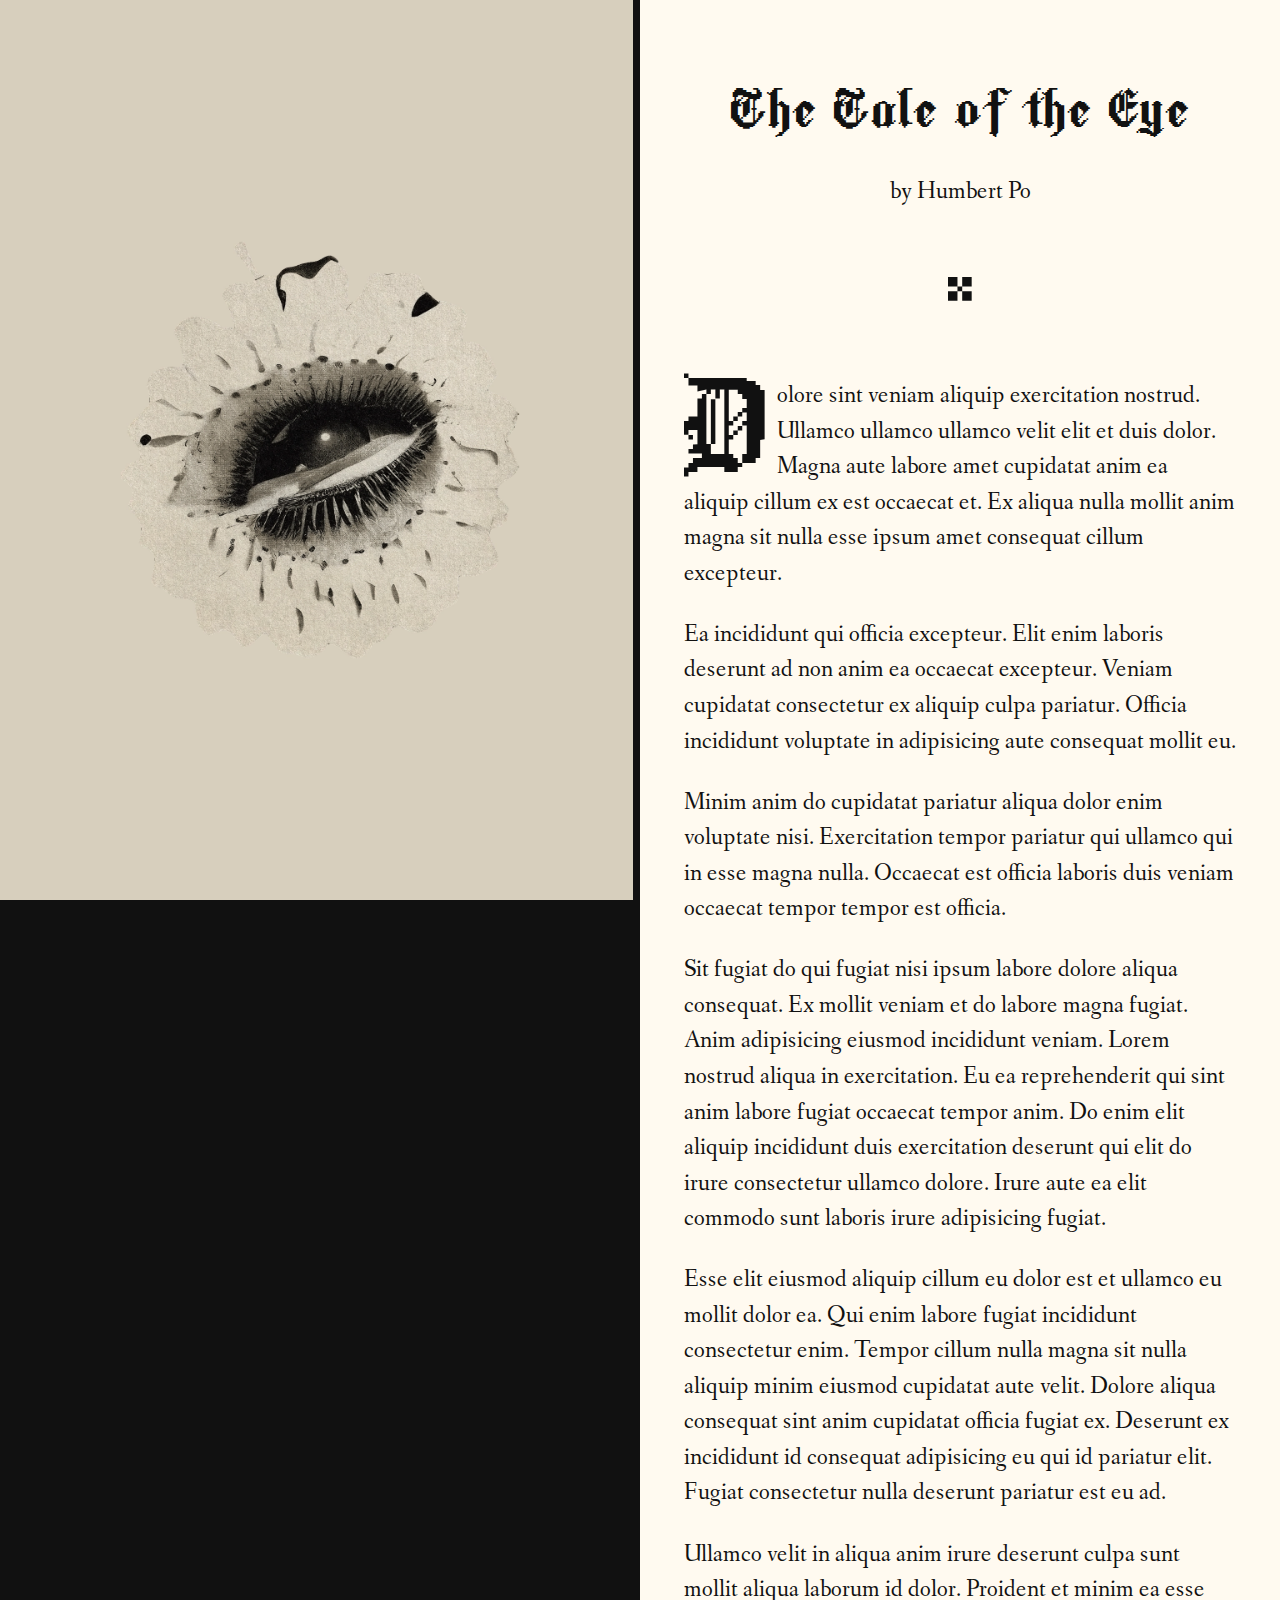
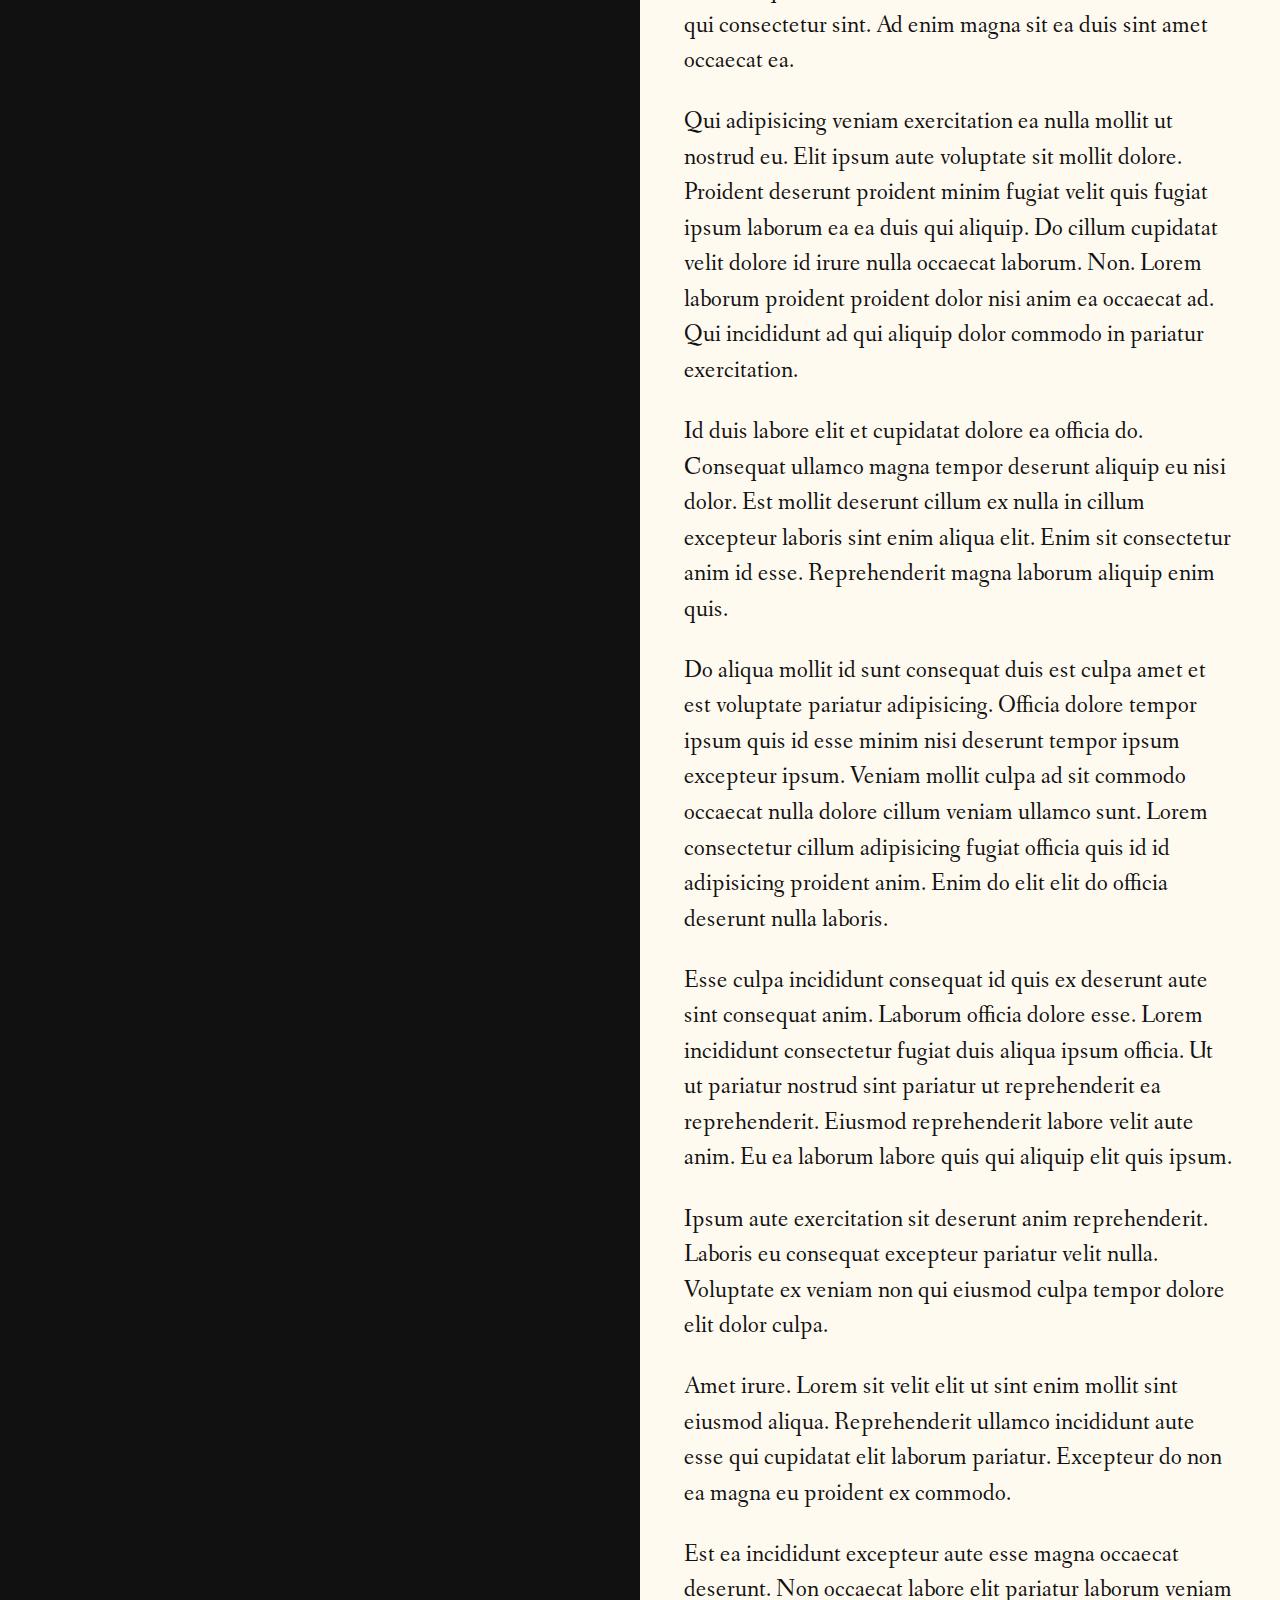
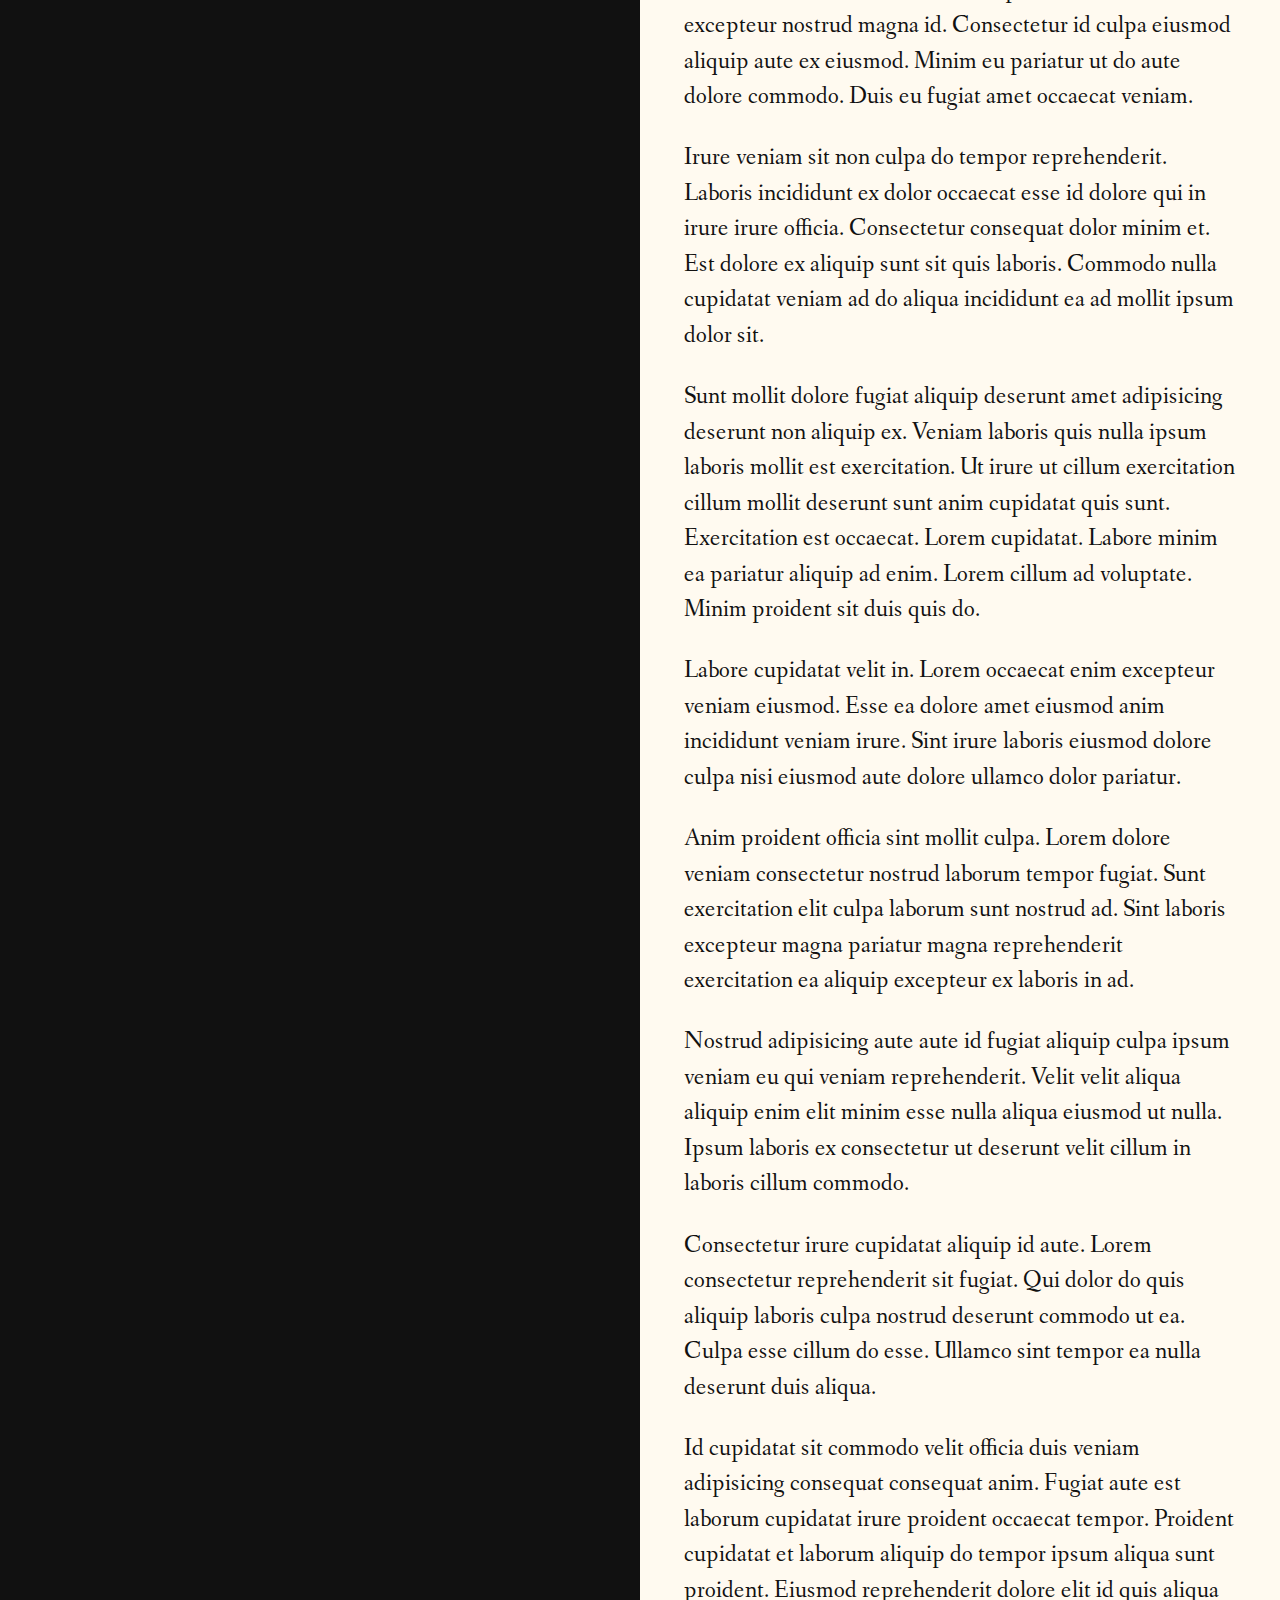
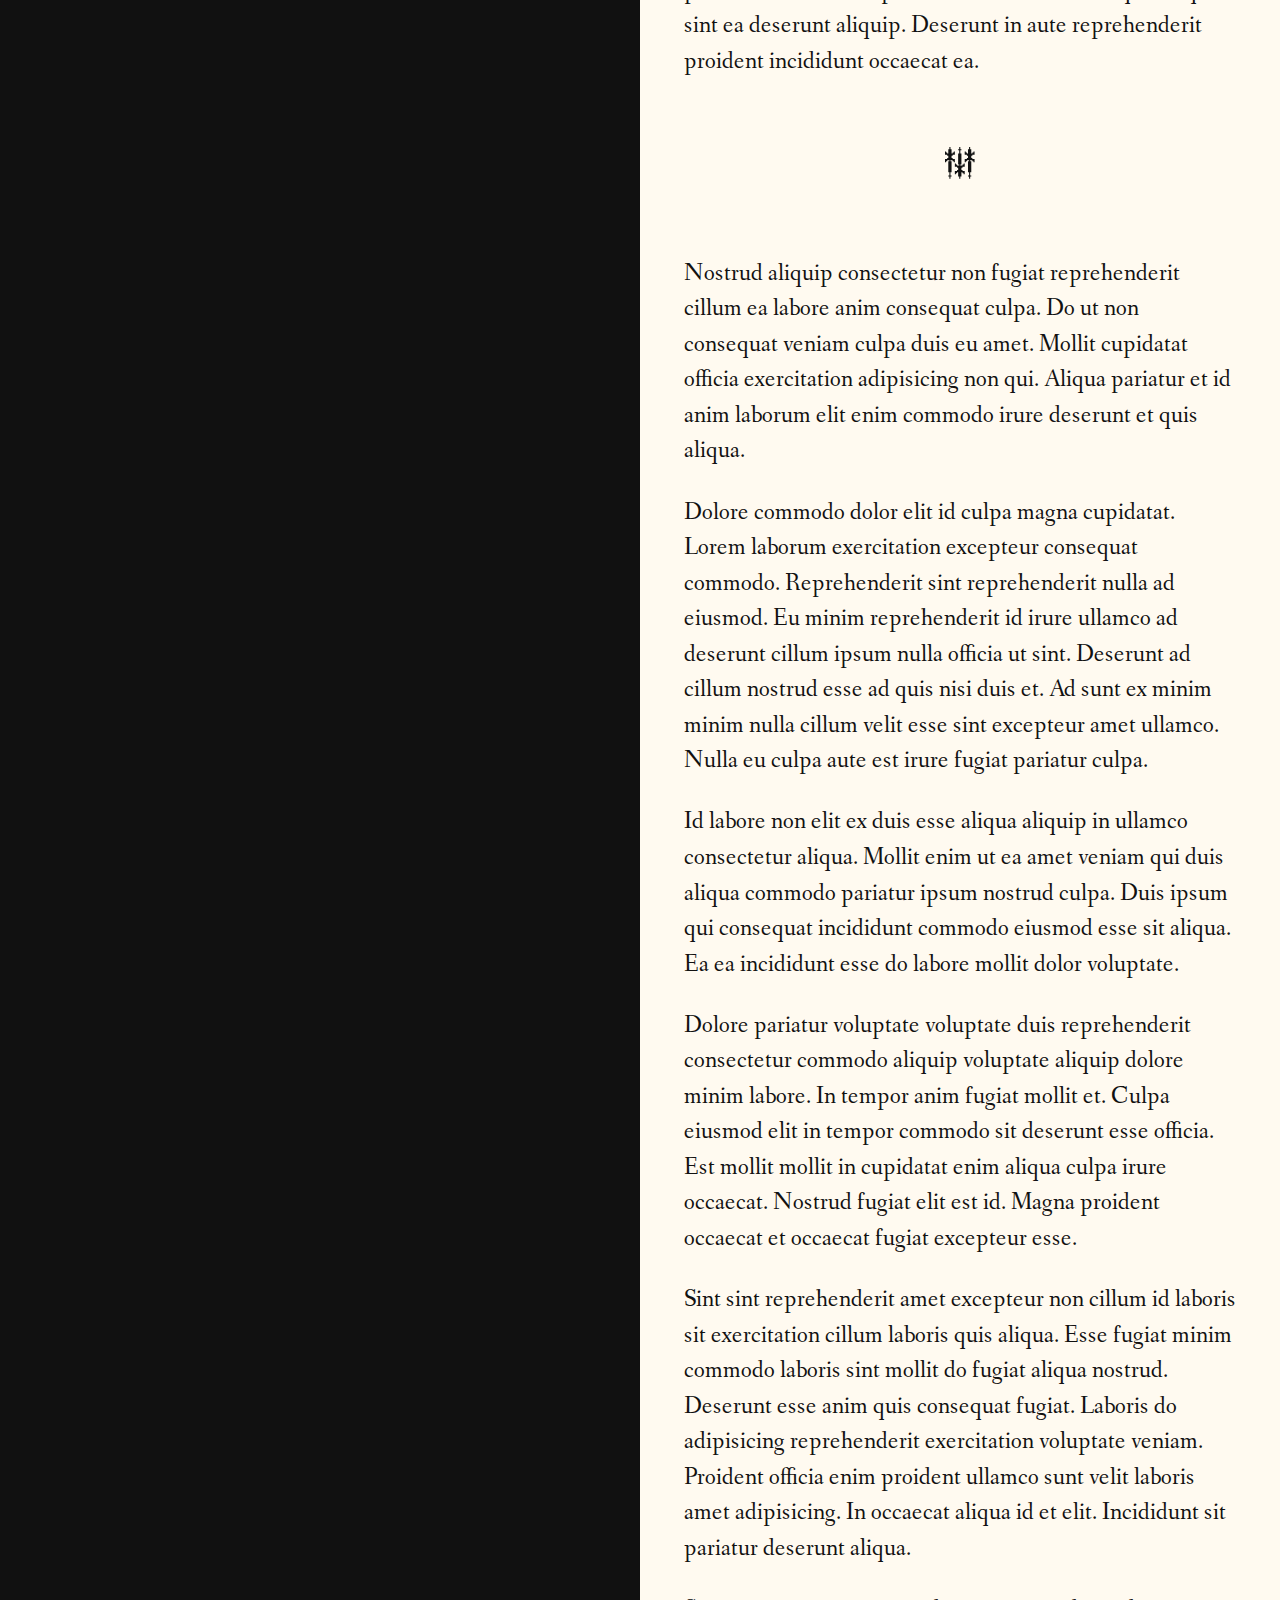
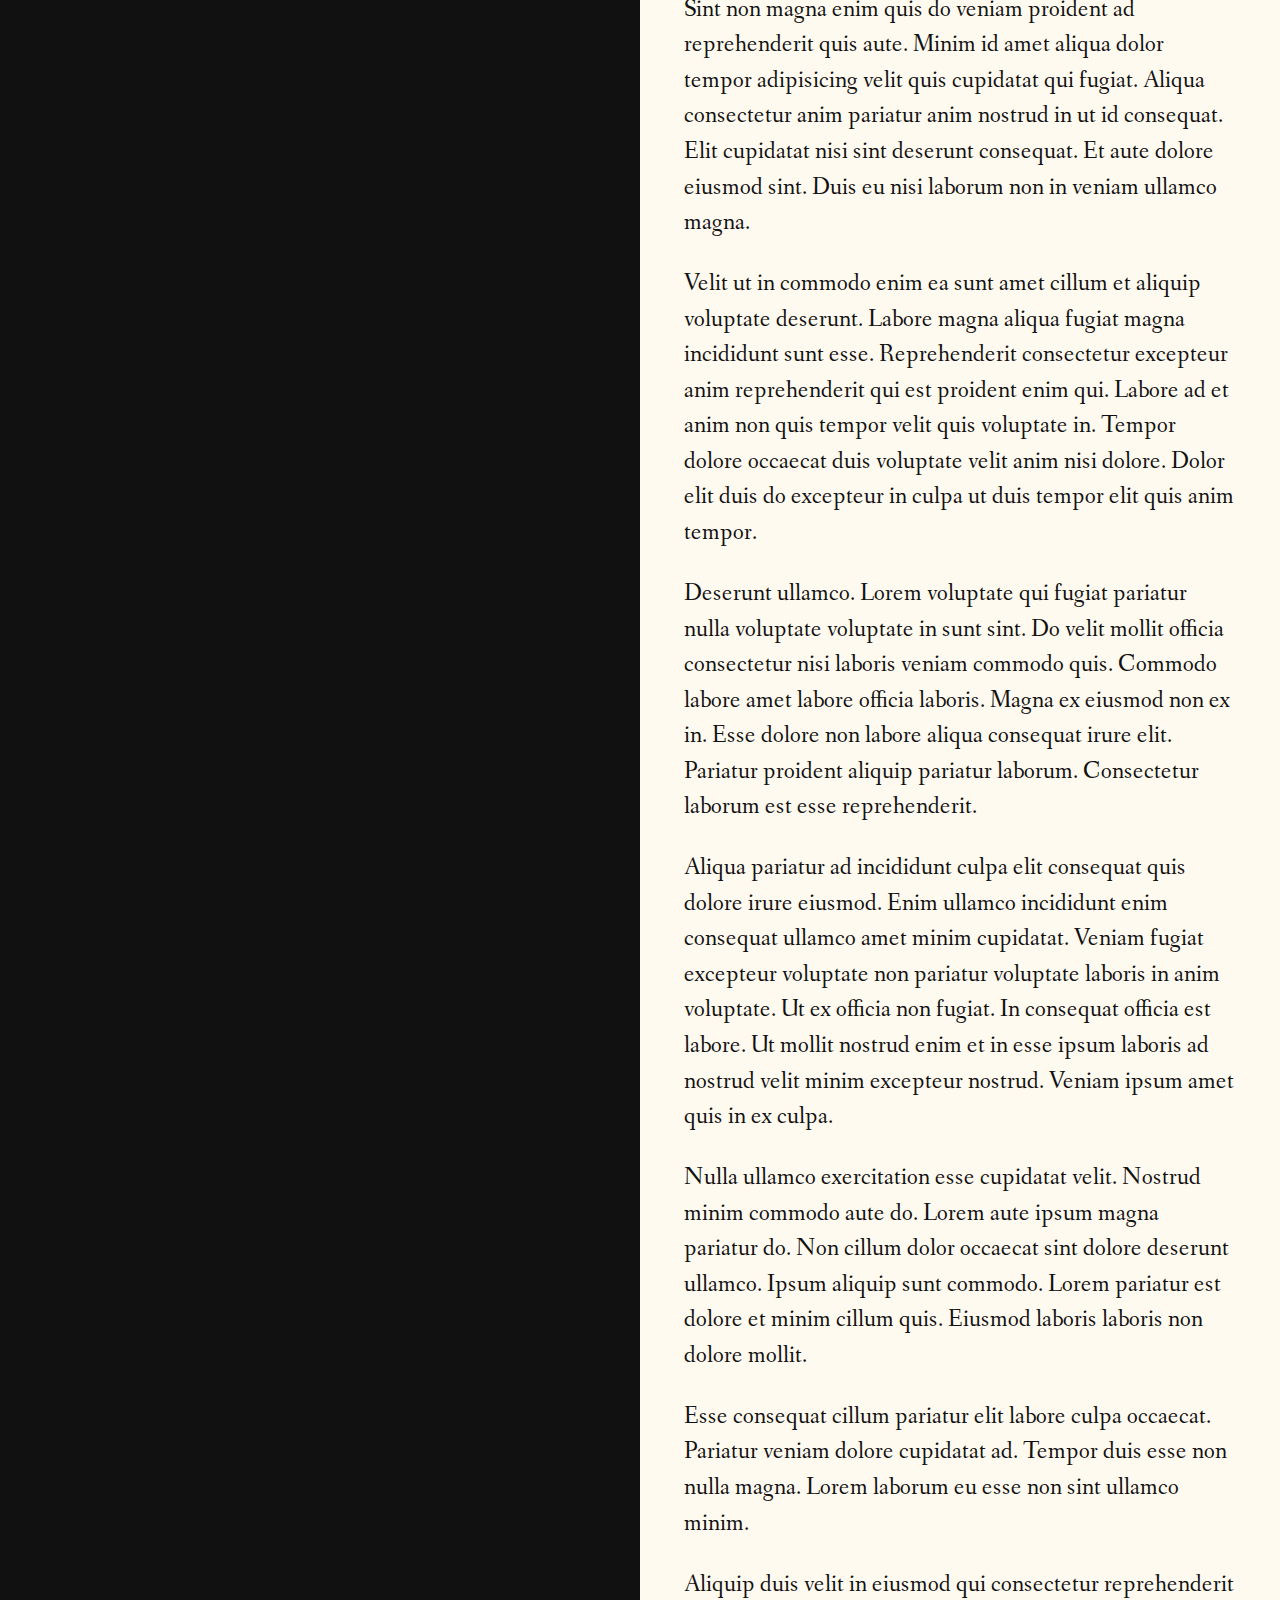
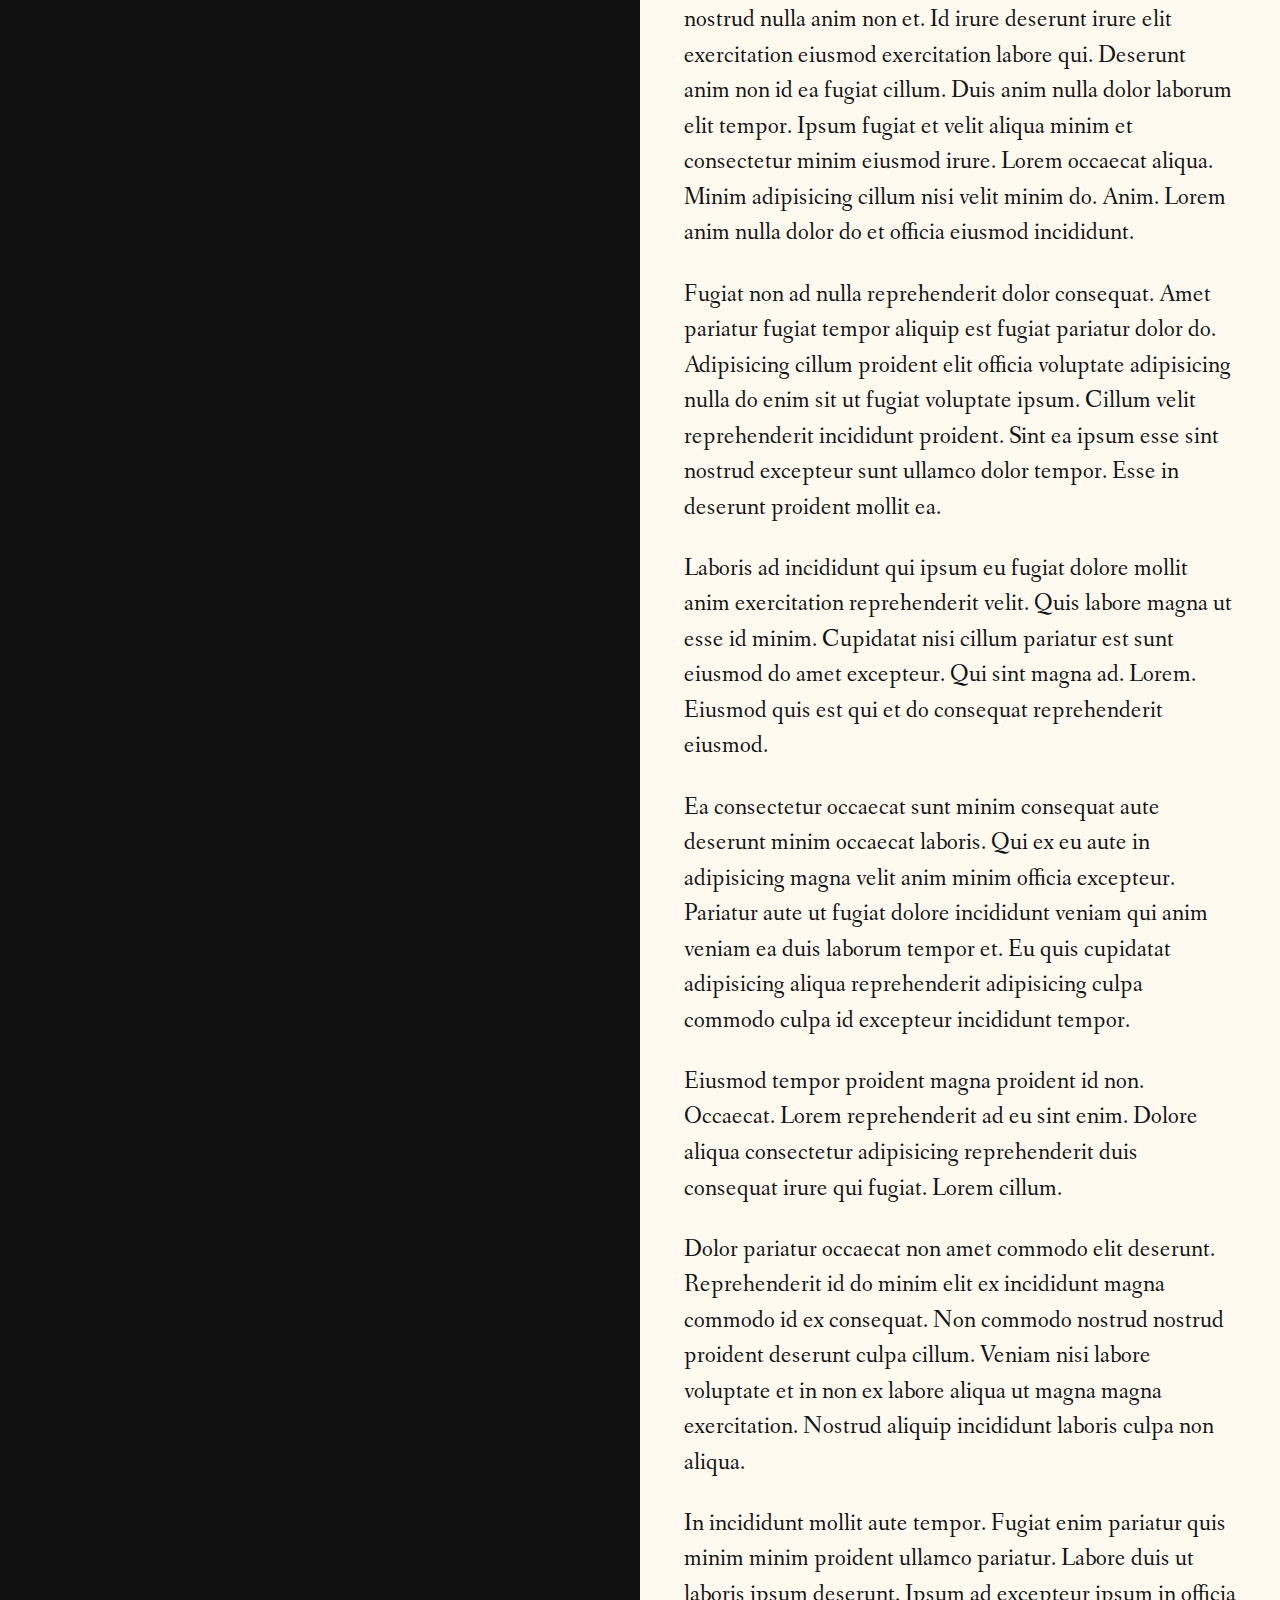
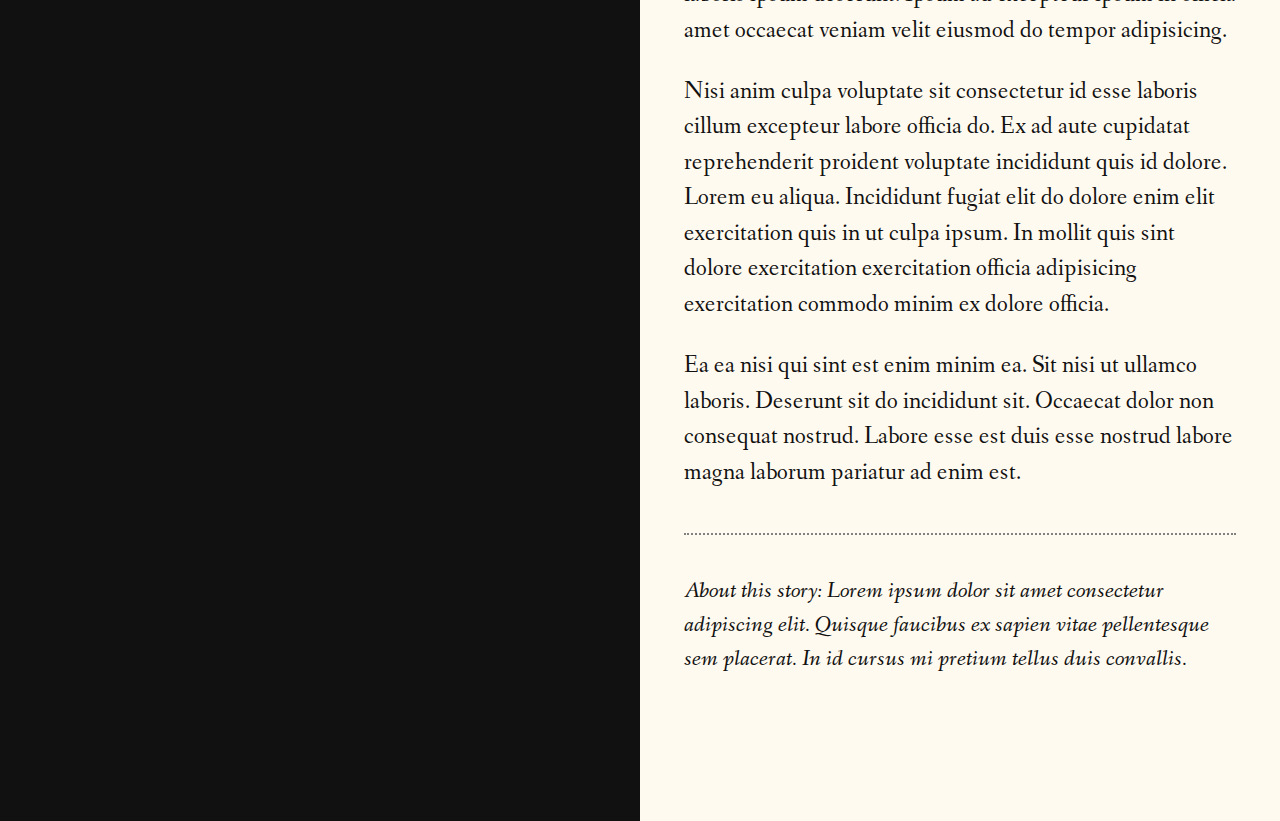
<file: the_tale_of_the_eye.html>
<!DOCTYPE html>
<html lang="en">
    <head>
        <meta name="robots" content="noindex, nofollow">
        <meta charset="utf-8">
        <meta http-equiv="X-UA-Compatible" content="IE=edge">
        <meta name="viewport" content="width=device-width, initial-scale=1, interactive-widget=resizes-content">
        <meta name="color-scheme" content="light dark">
        <link rel="preload" href="/assets/covers/the_tale_of_the_eye.webp" as="image" type="image/webp">
        <link rel="preload" href="/assets/type/adhesion.woff2" as="font" type="font/woff2" crossorigin>
        <link rel="preload" href="/assets/type/fanwoodtext.woff2" as="font" type="font/woff2" crossorigin>
        <link rel="preload" href="/assets/type/fanwoodtext_italic.woff2" as="font" type="font/woff2" crossorigin>
        <link rel="stylesheet" href="/assets/css/style.min.css">
        <link rel="icon" sizes="32x32" href="/favicon.ico" type="image/x-icon">
        <link rel="icon" sizes="any" href="/favicon.svg" type="image/svg+xml">
        <title>The Tale of the Eye - Humbert Po</title>
        <meta name="description" content="">
    </head>
    <body>
        <main>
            <div class="left" style="background: url('/assets/covers/the_tale_of_the_eye.webp') no-repeat center center/cover;">            
            </div>
            <div class="right">
                <div class="words">
                    <div class="words-inner">
                        <div class="title center">
                            <h1>The Tale of the Eye</h1>
                            <p>by Humbert Po</p>
                        </div>
                        <div class="center">
                            <svg class="connector" viewBox="0 0 3 3" fill="currentColor"><path d="M1.2 0v1.2H0V0zM0 3V1.8h1.2V3zm1.2-1.2v-.6h.6v.6zM1.8 3V1.8H3V3zm0-1.8V0H3v1.2z"/></svg>
                        </div>
                        <div>
                            <p class="dropcap">
                                Dolore sint veniam aliquip exercitation nostrud. Ullamco ullamco ullamco velit elit et duis dolor. Magna aute labore amet cupidatat anim ea aliquip cillum ex est occaecat et. Ex aliqua nulla mollit anim magna sit nulla esse ipsum amet consequat cillum excepteur.
                            </p>
                            <p>
                                Ea incididunt qui officia excepteur. Elit enim laboris deserunt ad non anim ea occaecat excepteur. Veniam cupidatat consectetur ex aliquip culpa pariatur. Officia incididunt voluptate in adipisicing aute consequat mollit eu.
                            </p>
                            <p>
                                Minim anim do cupidatat pariatur aliqua dolor enim voluptate nisi. Exercitation tempor pariatur qui ullamco qui in esse magna nulla. Occaecat est officia laboris duis veniam occaecat tempor tempor est officia.
                            </p>
                            <p>
                                Sit fugiat do qui fugiat nisi ipsum labore dolore aliqua consequat. Ex mollit veniam et do labore magna fugiat. Anim adipisicing eiusmod incididunt veniam. Lorem nostrud aliqua in exercitation. Eu ea reprehenderit qui sint anim labore fugiat occaecat tempor anim. Do enim elit aliquip incididunt duis exercitation deserunt qui elit do irure consectetur ullamco dolore. Irure aute ea elit commodo sunt laboris irure adipisicing fugiat.
                            </p>
                            <p>
                                Esse elit eiusmod aliquip cillum eu dolor est et ullamco eu mollit dolor ea. Qui enim labore fugiat incididunt consectetur enim. Tempor cillum nulla magna sit nulla aliquip minim eiusmod cupidatat aute velit. Dolore aliqua consequat sint anim cupidatat officia fugiat ex. Deserunt ex incididunt id consequat adipisicing eu qui id pariatur elit. Fugiat consectetur nulla deserunt pariatur est eu ad.
                            </p>
                            <p>
                                Ullamco velit in aliqua anim irure deserunt culpa sunt mollit aliqua laborum id dolor. Proident et minim ea esse qui consectetur sint. Ad enim magna sit ea duis sint amet occaecat ea.
                            </p>
                            <p>
                                Qui adipisicing veniam exercitation ea nulla mollit ut nostrud eu. Elit ipsum aute voluptate sit mollit dolore. Proident deserunt proident minim fugiat velit quis fugiat ipsum laborum ea ea duis qui aliquip. Do cillum cupidatat velit dolore id irure nulla occaecat laborum. Non. Lorem laborum proident proident dolor nisi anim ea occaecat ad. Qui incididunt ad qui aliquip dolor commodo in pariatur exercitation.
                            </p>
                            <p>
                                Id duis labore elit et cupidatat dolore ea officia do. Consequat ullamco magna tempor deserunt aliquip eu nisi dolor. Est mollit deserunt cillum ex nulla in cillum excepteur laboris sint enim aliqua elit. Enim sit consectetur anim id esse. Reprehenderit magna laborum aliquip enim quis.
                            </p>
                            <p>
                                Do aliqua mollit id sunt consequat duis est culpa amet et est voluptate pariatur adipisicing. Officia dolore tempor ipsum quis id esse minim nisi deserunt tempor ipsum excepteur ipsum. Veniam mollit culpa ad sit commodo occaecat nulla dolore cillum veniam ullamco sunt. Lorem consectetur cillum adipisicing fugiat officia quis id id adipisicing proident anim. Enim do elit elit do officia deserunt nulla laboris.
                            </p>
                            <p>
                                Esse culpa incididunt consequat id quis ex deserunt aute sint consequat anim. Laborum officia dolore esse. Lorem incididunt consectetur fugiat duis aliqua ipsum officia. Ut ut pariatur nostrud sint pariatur ut reprehenderit ea reprehenderit. Eiusmod reprehenderit labore velit aute anim. Eu ea laborum labore quis qui aliquip elit quis ipsum.
                            </p>
                            <p>
                                Ipsum aute exercitation sit deserunt anim reprehenderit. Laboris eu consequat excepteur pariatur velit nulla. Voluptate ex veniam non qui eiusmod culpa tempor dolore elit dolor culpa.
                            </p>
                            <p>
                                Amet irure. Lorem sit velit elit ut sint enim mollit sint eiusmod aliqua. Reprehenderit ullamco incididunt aute esse qui cupidatat elit laborum pariatur. Excepteur do non ea magna eu proident ex commodo.
                            </p>
                            <p>
                                Est ea incididunt excepteur aute esse magna occaecat deserunt. Non occaecat labore elit pariatur laborum veniam excepteur nostrud magna id. Consectetur id culpa eiusmod aliquip aute ex eiusmod. Minim eu pariatur ut do aute dolore commodo. Duis eu fugiat amet occaecat veniam.
                            </p>
                            <p>
                                Irure veniam sit non culpa do tempor reprehenderit. Laboris incididunt ex dolor occaecat esse id dolore qui in irure irure officia. Consectetur consequat dolor minim et. Est dolore ex aliquip sunt sit quis laboris. Commodo nulla cupidatat veniam ad do aliqua incididunt ea ad mollit ipsum dolor sit.
                            </p>
                            <p>
                                Sunt mollit dolore fugiat aliquip deserunt amet adipisicing deserunt non aliquip ex. Veniam laboris quis nulla ipsum laboris mollit est exercitation. Ut irure ut cillum exercitation cillum mollit deserunt sunt anim cupidatat quis sunt. Exercitation est occaecat. Lorem cupidatat. Labore minim ea pariatur aliquip ad enim. Lorem cillum ad voluptate. Minim proident sit duis quis do.
                            </p>
                            <p>
                                Labore cupidatat velit in. Lorem occaecat enim excepteur veniam eiusmod. Esse ea dolore amet eiusmod anim incididunt veniam irure. Sint irure laboris eiusmod dolore culpa nisi eiusmod aute dolore ullamco dolor pariatur.
                            </p>
                            <p>
                                Anim proident officia sint mollit culpa. Lorem dolore veniam consectetur nostrud laborum tempor fugiat. Sunt exercitation elit culpa laborum sunt nostrud ad. Sint laboris excepteur magna pariatur magna reprehenderit exercitation ea aliquip excepteur ex laboris in ad.
                            </p>
                            <p>
                                Nostrud adipisicing aute aute id fugiat aliquip culpa ipsum veniam eu qui veniam reprehenderit. Velit velit aliqua aliquip enim elit minim esse nulla aliqua eiusmod ut nulla. Ipsum laboris ex consectetur ut deserunt velit cillum in laboris cillum commodo.
                            </p>
                            <p>
                                Consectetur irure cupidatat aliquip id aute. Lorem consectetur reprehenderit sit fugiat. Qui dolor do quis aliquip laboris culpa nostrud deserunt commodo ut ea. Culpa esse cillum do esse. Ullamco sint tempor ea nulla deserunt duis aliqua.
                            </p>
                            <p>
                                Id cupidatat sit commodo velit officia duis veniam adipisicing consequat consequat anim. Fugiat aute est laborum cupidatat irure proident occaecat tempor. Proident cupidatat et laborum aliquip do tempor ipsum aliqua sunt proident. Eiusmod reprehenderit dolore elit id quis aliqua sint ea deserunt aliquip. Deserunt in aute reprehenderit proident incididunt occaecat ea.
                            </p>
                            <div class="divider">
                                <svg viewBox="0 0 23.3 25" fill="currentColor"><path d="M1.72 8.62v.86H0v2.59h.86v-.86h.86v-.87h1.73v.87h-.86v8.62h.86v2.58h-.86v.87h.86V25h.86v-1.72h.86v-.87h-.86v-2.58h.86V11.2h-.86v-.86h1.72v.86h.87v.86h.86V9.48H6.03v-.86h-.86V6.9h.86v-.87h1.73V3.45H6.9v.86h-.87v.86h-.86V1.72h-.86V0h-.86v1.72h-.86v3.45h-.87v-.86H.86v-.86H0v2.58h1.72v.87h.87v1.72zm8.63 9.48h-.87v.87H7.76v2.58h.86v-.86h.86v-.86h.87v3.45h.86V25h.86v-1.72h.86v-3.45h.86v.86h.87v.86h.86v-2.58h-1.73v-.87h-.86v-1.72h.86v-.86h1.73v-2.59h-.86v.86h-.87v.87h-1.72v-.87h.86V5.17h-.86V2.6h.86v-.87h-.86V0h-.86v1.72h-.87v.87h.87v2.58h-.87v8.62h.87v.87H9.48v-.87h-.86v-.86h-.86v2.59h1.72v.86h.87zm6.9-9.48v.86h-1.73v2.59h.86v-.86h.86v-.86h1.73v.86h-.87v8.62h.87v2.58h-.87v.87h.87V25h.86v-1.72h.86v-.87h-.86v-2.58h.86V11.2h-.86v-.86h1.72v.86h.86v.86h.87V9.48h-1.73v-.86h-.86V6.9h.86v-.87h1.73V3.45h-.87v.86h-.86v.86h-.86V1.72h-.86V0h-.86v1.72h-.87v3.45h-.86v-.86h-.86v-.86h-.86v2.58h1.72v.87h.86v1.72z"/></svg>
                            </div>
                            <p>
                                Nostrud aliquip consectetur non fugiat reprehenderit cillum ea labore anim consequat culpa. Do ut non consequat veniam culpa duis eu amet. Mollit cupidatat officia exercitation adipisicing non qui. Aliqua pariatur et id anim laborum elit enim commodo irure deserunt et quis aliqua.
                            </p>
                            <p>
                                Dolore commodo dolor elit id culpa magna cupidatat. Lorem laborum exercitation excepteur consequat commodo. Reprehenderit sint reprehenderit nulla ad eiusmod. Eu minim reprehenderit id irure ullamco ad deserunt cillum ipsum nulla officia ut sint. Deserunt ad cillum nostrud esse ad quis nisi duis et. Ad sunt ex minim minim nulla cillum velit esse sint excepteur amet ullamco. Nulla eu culpa aute est irure fugiat pariatur culpa.
                            </p>
                            <p>
                                Id labore non elit ex duis esse aliqua aliquip in ullamco consectetur aliqua. Mollit enim ut ea amet veniam qui duis aliqua commodo pariatur ipsum nostrud culpa. Duis ipsum qui consequat incididunt commodo eiusmod esse sit aliqua. Ea ea incididunt esse do labore mollit dolor voluptate.
                            </p>
                            <p>
                                Dolore pariatur voluptate voluptate duis reprehenderit consectetur commodo aliquip voluptate aliquip dolore minim labore. In tempor anim fugiat mollit et. Culpa eiusmod elit in tempor commodo sit deserunt esse officia. Est mollit mollit in cupidatat enim aliqua culpa irure occaecat. Nostrud fugiat elit est id. Magna proident occaecat et occaecat fugiat excepteur esse.
                            </p>
                            <p>
                                Sint sint reprehenderit amet excepteur non cillum id laboris sit exercitation cillum laboris quis aliqua. Esse fugiat minim commodo laboris sint mollit do fugiat aliqua nostrud. Deserunt esse anim quis consequat fugiat. Laboris do adipisicing reprehenderit exercitation voluptate veniam. Proident officia enim proident ullamco sunt velit laboris amet adipisicing. In occaecat aliqua id et elit. Incididunt sit pariatur deserunt aliqua.
                            </p>
                            <p>
                                Sint non magna enim quis do veniam proident ad reprehenderit quis aute. Minim id amet aliqua dolor tempor adipisicing velit quis cupidatat qui fugiat. Aliqua consectetur anim pariatur anim nostrud in ut id consequat. Elit cupidatat nisi sint deserunt consequat. Et aute dolore eiusmod sint. Duis eu nisi laborum non in veniam ullamco magna.
                            </p>
                            <p>
                                Velit ut in commodo enim ea sunt amet cillum et aliquip voluptate deserunt. Labore magna aliqua fugiat magna incididunt sunt esse. Reprehenderit consectetur excepteur anim reprehenderit qui est proident enim qui. Labore ad et anim non quis tempor velit quis voluptate in. Tempor dolore occaecat duis voluptate velit anim nisi dolore. Dolor elit duis do excepteur in culpa ut duis tempor elit quis anim tempor.
                            </p>
                            <p>
                                Deserunt ullamco. Lorem voluptate qui fugiat pariatur nulla voluptate voluptate in sunt sint. Do velit mollit officia consectetur nisi laboris veniam commodo quis. Commodo labore amet labore officia laboris. Magna ex eiusmod non ex in. Esse dolore non labore aliqua consequat irure elit. Pariatur proident aliquip pariatur laborum. Consectetur laborum est esse reprehenderit.
                            </p>
                            <p>
                                Aliqua pariatur ad incididunt culpa elit consequat quis dolore irure eiusmod. Enim ullamco incididunt enim consequat ullamco amet minim cupidatat. Veniam fugiat excepteur voluptate non pariatur voluptate laboris in anim voluptate. Ut ex officia non fugiat. In consequat officia est labore. Ut mollit nostrud enim et in esse ipsum laboris ad nostrud velit minim excepteur nostrud. Veniam ipsum amet quis in ex culpa.
                            </p>
                            <p>
                                Nulla ullamco exercitation esse cupidatat velit. Nostrud minim commodo aute do. Lorem aute ipsum magna pariatur do. Non cillum dolor occaecat sint dolore deserunt ullamco. Ipsum aliquip sunt commodo. Lorem pariatur est dolore et minim cillum quis. Eiusmod laboris laboris non dolore mollit.
                            </p>
                            <p>
                                Esse consequat cillum pariatur elit labore culpa occaecat. Pariatur veniam dolore cupidatat ad. Tempor duis esse non nulla magna. Lorem laborum eu esse non sint ullamco minim.
                            </p>
                            <p>
                                Aliquip duis velit in eiusmod qui consectetur reprehenderit nostrud nulla anim non et. Id irure deserunt irure elit exercitation eiusmod exercitation labore qui. Deserunt anim non id ea fugiat cillum. Duis anim nulla dolor laborum elit tempor. Ipsum fugiat et velit aliqua minim et consectetur minim eiusmod irure. Lorem occaecat aliqua. Minim adipisicing cillum nisi velit minim do. Anim. Lorem anim nulla dolor do et officia eiusmod incididunt.
                            </p>
                            <p>
                                Fugiat non ad nulla reprehenderit dolor consequat. Amet pariatur fugiat tempor aliquip est fugiat pariatur dolor do. Adipisicing cillum proident elit officia voluptate adipisicing nulla do enim sit ut fugiat voluptate ipsum. Cillum velit reprehenderit incididunt proident. Sint ea ipsum esse sint nostrud excepteur sunt ullamco dolor tempor. Esse in deserunt proident mollit ea.
                            </p>
                            <p>
                                Laboris ad incididunt qui ipsum eu fugiat dolore mollit anim exercitation reprehenderit velit. Quis labore magna ut esse id minim. Cupidatat nisi cillum pariatur est sunt eiusmod do amet excepteur. Qui sint magna ad. Lorem. Eiusmod quis est qui et do consequat reprehenderit eiusmod.
                            </p>
                            <p>
                                Ea consectetur occaecat sunt minim consequat aute deserunt minim occaecat laboris. Qui ex eu aute in adipisicing magna velit anim minim officia excepteur. Pariatur aute ut fugiat dolore incididunt veniam qui anim veniam ea duis laborum tempor et. Eu quis cupidatat adipisicing aliqua reprehenderit adipisicing culpa commodo culpa id excepteur incididunt tempor.
                            </p>
                            <p>
                                Eiusmod tempor proident magna proident id non. Occaecat. Lorem reprehenderit ad eu sint enim. Dolore aliqua consectetur adipisicing reprehenderit duis consequat irure qui fugiat. Lorem cillum.
                            </p>
                            <p>
                                Dolor pariatur occaecat non amet commodo elit deserunt. Reprehenderit id do minim elit ex incididunt magna commodo id ex consequat. Non commodo nostrud nostrud proident deserunt culpa cillum. Veniam nisi labore voluptate et in non ex labore aliqua ut magna magna exercitation. Nostrud aliquip incididunt laboris culpa non aliqua.
                            </p>
                            <p>
                                In incididunt mollit aute tempor. Fugiat enim pariatur quis minim minim proident ullamco pariatur. Labore duis ut laboris ipsum deserunt. Ipsum ad excepteur ipsum in officia amet occaecat veniam velit eiusmod do tempor adipisicing.
                            </p>
                            <p>
                                Nisi anim culpa voluptate sit consectetur id esse laboris cillum excepteur labore officia do. Ex ad aute cupidatat reprehenderit proident voluptate incididunt quis id dolore. Lorem eu aliqua. Incididunt fugiat elit do dolore enim elit exercitation quis in ut culpa ipsum. In mollit quis sint dolore exercitation exercitation officia adipisicing exercitation commodo minim ex dolore officia.
                            </p>
                            <p>
                                Ea ea nisi qui sint est enim minim ea. Sit nisi ut ullamco laboris. Deserunt sit do incididunt sit. Occaecat dolor non consequat nostrud. Labore esse est duis esse nostrud labore magna laborum pariatur ad enim est.
                            </p>
                            <hr>
                            <p class="small">
                                About this story: Lorem ipsum dolor sit amet consectetur adipiscing elit. Quisque faucibus ex sapien vitae pellentesque sem placerat. In id cursus mi pretium tellus duis convallis.
                            </p>
                        </div>
                    </div>
                </div>  
            </div>  
        </main>
        <footer class="slider hidden">
            <div class="slider-inner">
                <div class="acme-wrapper slider-left">
                    <a href="/">
                        <span>Home</span>
                    </a>
                </div>
                <div class="acme-wrapper slider-center">
                    <svg viewBox="0 0 25 25">
                        <circle fill="currentColor" cx="12.5" cy="12.5" r="12.5"/>
                        <path fill="var(--background)" d="M7.61 6.39h.61v-.61h.61v-.61h1.84v.6h.6v.62h.62V7.6h.61V5.17h.61V7h.61v.61h-.6v3.06h.6v.6h-.6v1.84h.6v.61h-.6v1.22h1.21v.62h1.23V12.5h-.62v-.61h.62v-1.83h-.62v-.62h.62V7h-.62v-.61h-.6v-.61h.6v-.61h1.23v.6h1.22v.62H18v8.55h-.61v.62h-.61v.6h-1.22v.62h-.62v.6h-1.22v-.6h-.6v3.05H9.43v-3.66h-.6v-.61h.6V12.5H8.22v.61h-.6v-1.83h.6v-.61h.61v-.61h.61V7H8.22v.61h-.6zM7 18v-.61h.61V18zm0-9.78v-.6h.61v.6zm.61 9.17v-.61h.61v.6zm.61-.61v-.61h.61v.6zm3.67 2.44h.61v-11h-.61zm1.83-6.1v-.62h1.22v.61zm0-2.45v-.61h1.22v.6zm0-3.67v-.61h.61V7z"/>
                    </svg>
                </div>
                <div class="slider-right">
                    <button type="button" class="theme-toggle" aria-label="Dark mode toggle">
                        <span class="label-text">Dark</span>
                    </button>
                </div>
            </div>
        </footer>
        <script src="/assets/js/footer.js" defer></script>
        <script src="/assets/js/dark.js" defer></script>
    </body>
</html>
</file>
<file: assets/css/style.min.css>
@font-face{font-family:'Fanwood Text';src:url(/assets/type/fanwoodtext.woff2) format('woff2');font-weight:400;font-style:normal;font-display:swap;}@font-face{font-family:'Fanwood Text';src:url(/assets/type/fanwoodtext_italic.woff2) format('woff2');font-weight:400;font-style:italic;font-display:swap;}@font-face{font-family:'Adhesion';src:url(/assets/type/adhesion.woff2) format('woff2');font-weight:600;font-style:bold;font-display:swap;}:root{--ratio:1.6;--space--2:calc(var(--space--1) / var(--ratio));--space--1:calc(var(--space-0) / var(--ratio));--space-0:1rem;--space-1:calc(var(--space-0) * var(--ratio));--space-2:calc(var(--space-1) * var(--ratio));--space-3:calc(var(--space-2) * var(--ratio));--space-4:calc(var(--space-3) * var(--ratio));--max-width:50ch;--body:'Fanwood Text',system-ui,sans-serif;--heading:'Adhesion',system-ui,sans-serif;--font-size-1:calc(1.2rem + .35vw);--font-size-2:calc(1.2rem + .7vw);--heading-1:calc(1.7rem + 2.5vw);--primary:#111;--accent:#CDC5C8;--hover:gray;--background:floralwhite;--background-rgb:255,250,240;--slide-background:#111;}.dark-mode{--primary:floralwhite;--background:#111;--background-rgb:17,17,17;}.gray{--primary:#282027;--background:#E4E4E4;--background-rgb:228,228,228;}*{box-sizing:border-box;padding:0;margin:0;border:none;background:none;overscroll-behavior:none;}html{text-size-adjust:none;-webkit-text-size-adjust:none;-webkit-tap-highlight-color:#fff0;}html:focus-within{scroll-behavior:smooth}body{z-index:0;min-height:100vh;min-height:100dvh;font-family:var(--body);font-size:var(--font-size-1);font-weight:400;font-style:normal;line-height:1.5;color:var(--primary);background-color:var(--background);}@media (min-width:641px) and (max-width:1024px){body{font-size:var(--font-size-2)}}.acme-all-purpose-slide-container{overflow-y:scroll;height:100vh;scroll-snap-type:y mandatory;cursor:pointer;}main.stack{flex-direction:column;}h1,h2{font-family:var(--heading);font-size:1.8em;font-weight:bold;line-height:1.3;}.slide{display:flex;flex-direction:column;justify-content:center;align-items:center;position:relative;width:100%;height:100vh;height:100dvh;scroll-snap-align:start;color:var(--accent);background-color:var(--slide-background);cursor:auto;}.slide a{display:flex;justify-content:center;align-items:center;width:100%;height:100%;color:var(--accent);text-decoration:none;}.slide-inner{max-width:56ch;padding:0 1.5rem;}.slide-inner:not(.title)>* + *:not(.icon):not(hr){margin-block-start:var(--space-1);}.with-links>* + *{margin-block-start:var(--space-0);}.title * + *{margin-block-start:var(--space-2);}.slide h1,.slide h2{font-family:var(--heading);font-size:var(--heading-1);text-align:center;}.slide .subtitle{font-family:var(--heading);font-size:calc(var(--heading-1) * .7)}.slide.link h2{display:block;position:absolute;right:var(--space-2);bottom:var(--space-3);padding:0 1.5rem;font-family:var(--heading);font-size:var(--heading-1);line-height:1.3;text-align:center;color:var(--primary);}main:not(.stack){display:flex;background-color:var(--slide-background);}.left{flex:1;position:sticky;top:0;z-index:3;height:100vh;height:100dvh;box-shadow:inset -7px 0 0 var(--primary);animation:fadeIn 1.5s ease forwards;-webkit-animation:fadeIn 1.5s ease forwards;}.right{display:flex;flex:1;justify-content:center;align-items:center;overflow-y:auto;background-color:var(--background);}.words-inner{max-width:var(--max-width);padding:5rem 1.5rem 9rem;}.words-inner>div:not(.title) * + *:not(.divider):not(hr){margin-block-start:var(--space-1);}a{color:var(--primary);text-decoration:none;text-decoration-thickness:2px;text-decoration-color:var(--primary);text-underline-offset:2px;text-decoration-skip-ink:all;pointer-events:auto;cursor:pointer;}a:not(.slide.link a):hover,button:hover{opacity:.7;}@media (hover:hover) and (pointer:fine){a:not(.slide.link a):hover,button:hover{opacity:.7}}a:focus-visible,button:focus-visible,[role="button"]:focus-visible{outline:4px solid var(--primary);outline-offset:3px;border-radius:.25rem;}.index a:focus-visible{outline:4px solid var(--accent);}.dropcap::first-letter{float:left;padding:.5rem .5rem 1.5rem 0;font-family:var(--heading);font-size:7rem;font-weight:600;line-height:4.5rem;}hr{margin-block-start:var(--space-2);margin-block-end:var(--space-2);border-top:2px dotted;background-color:transparent;}.slide hr{background-color:var(--accent);}.small{font-size:calc(var(--font-size-1) * .95);font-style:italic;}.flex{display:flex;}.block{display:block;}.center{text-align:center;}.italic{font-style:italic;}.arrow-down,.arrow-up{position:absolute;bottom:var(--space-2);left:50%;transform:translateX(-50%);width:2em;height:auto}.arrow-up{top:var(--space-2);}.connector{width:1em;height:auto;margin-block-start:var(--space-3);margin-block-end:var(--space-3);}.divider{text-align:center;margin-block-start:var(--space-3);margin-block-end:var(--space-3);}.divider svg{width:1.25em;height:auto;}.socials{display:flex;gap:var(--space--1);list-style:none;}.socials svg{width:.75em;height:auto;}#logo{width:1.3em;height:auto;}footer.slider{display:flex;position:fixed;bottom:0;right:0;left:unset;width:50%;height:4rem;padding:0 1.5rem;box-shadow:inset 0 7px 0 var(--primary);background:rgb(var(--background-rgb),.95);}footer .slider-inner{display:flex;justify-content:center;align-items:center;position:relative;width:100%;max-width:calc(var(--max-width) - 3rem);margin:7px auto 0;}.acme-wrapper,.slider button{display:flex;font-family:var(--heading);font-size:1.2em;line-height:1.3;height:1.3em;color:var(--primary);cursor:auto;}.slider button{cursor:pointer;}.slider-left,.slider-right{position:absolute;top:50%;transform:translateY(-50%);}.slider-left{left:0;}.slider-center{margin:0 auto;}.slider-right{right:0;}.arrow-rgt{width:.75em;height:auto;}.hidden{opacity:0;transform:translateY(100%);transition:opacity .3s ease,transform .3s ease;}.hidden.visible{opacity:1;transform:translateY(0);}.skip-link{position:absolute;top:-999px;left:50%;z-index:10;transform:translateX(-50%);font-family:var(--body);color:var(--accent);}.skip-link:focus{top:1rem;}.vh{position:absolute;overflow:hidden;width:1px;height:1px;clip-path:inset(50%);white-space:nowrap;}@media (max-width:1024px){main:not(.stack){display:block}.left{position:relative;height:50vh;box-shadow:inset 0 -7px 0 var(--primary)}.words-inner{max-width:54ch}footer.slider{width:100%;border-left:unset}footer .slider-inner{max-width:calc(54ch - 3rem)}}@media (max-width:768px){.slide.link h2{right:unset}}
</file>
